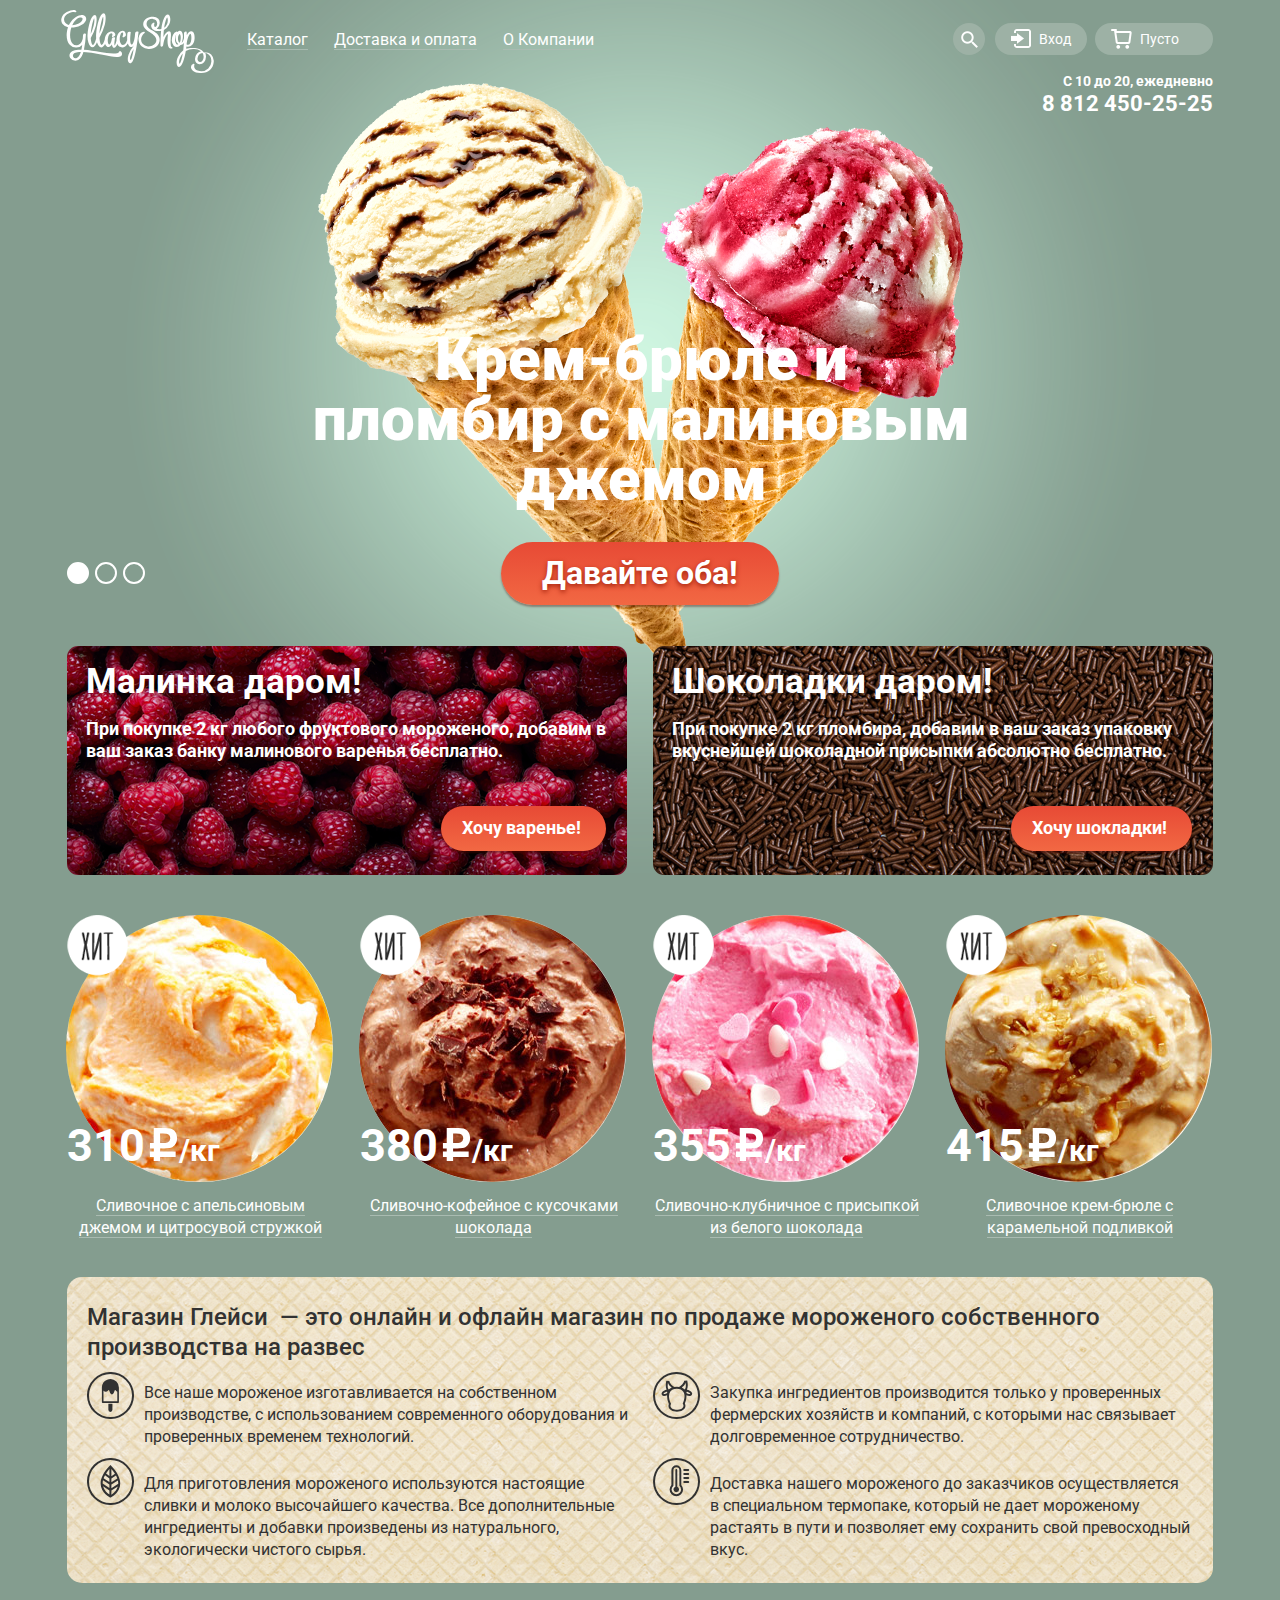
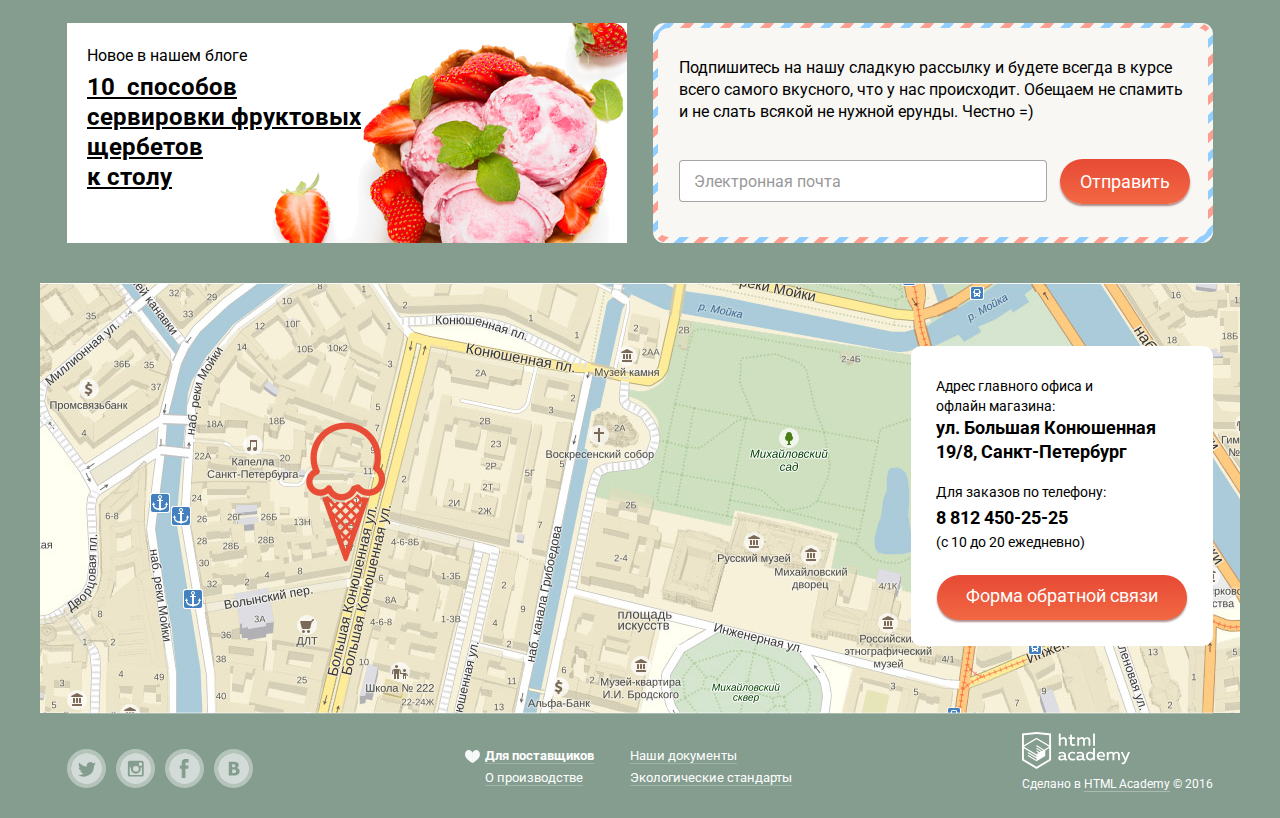
<file: index.html>
<!DOCTYPE html>
<html lang="ru">
  <head>
    <meta charset="utf-8">
    <title>HTML Academy: Глейси</title>
    <link rel="stylesheet" href="https://fonts.googleapis.com/css?family=Roboto:400,500,700,900&subset=latin,cyrillic">
    <link rel="stylesheet" href="css/min-normalize.css">
    <link rel="stylesheet" href="css/styles.css">
  </head>
  <body>
    <input type="radio" id="btn-1" name="toggle" checked>
    <input type="radio" id="btn-2" name="toggle">
    <input type="radio" id="btn-3" name="toggle">
    <div class="site-wrapper">
      <header class="main-header container clearfix">
        <img src="img/logo.svg" width="153" height="63" alt="Глейси">
        <nav class="main-navigation">
          <ul>
            <li class="main-navigation-li main-navigation-first-li">
              <a href="#">Каталог</a>
              <ul class="main-navigation-sub">
                <li>
                  <span class="main-navigation-title">Новинки</span>
                </li>
                <li>
                  <a href="catalog.html">Сливочное</a>
                </li>
                <li>
                  <a class="active">Щербеты</a>
                </li>
                <li>
                  <a href="#">Фруктовый лёд</a>
                </li>
                <li>
                  <a href="#">Мелорин</a>
                </li>
              </ul>
            </li>
            <li class="main-navigation-li">
              <a href="#">Доставка и оплата</a>
            </li>
            <li class="main-navigation-li">
              <a href="#">О Компании</a>
            </li>
          </ul>
        </nav>
        <div class="common-buttons">
          <div class="common-buttons-float">
            <div class="common-button-wrap">
              <a class="btn btn-search" href="#">Поиск</a>
              <div class="common-buttons-form common-buttons-form-search">
                <div class="input-field common-buttons-input-field">
                  <input id="search" type="text" name="search"><label for="search">Что ищем?</label>
                </div>
              </div>
            </div>
            <div class="common-button-wrap">
              <a class="btn btn-login" href="#">Вход</a>
              <div class="common-buttons-form common-buttons-form-login">              
                <form action="#" method="get">
                  <div class="input-field common-buttons-input-field">
                    <input id="login" type="email" name="login"><label for="login">Электронная почта</label>
                  </div>
                  <div class="input-field common-buttons-input-field">
                    <input id="password" type="password" name="password"><label for="password">Пароль</label>
                  </div>
                  <input class="btn" type="submit" value="Войти">
                  <div class="form-login-hrefs">
                    <a class="bright" href="#">Забыли пароль?</a>
                    <a class="bright" href="#">Новая регистрация</a>
                  </div>
                </form>
              </div>
            </div>
            <div class="common-button-wrap">
              <a class="btn btn-basket" href="#">Пусто</a>
            </div>
          </div>
        </div>
      </header>
      <main>
        <div class="container">
          <div class="working-information">
            <p>С 10 до 20, ежедневно</p>
            <p>8 812 450-25-25</p>
          </div>
          <section class="index-main-banner">
            <div class="slide" id="slide-1">
              <p>Крем-брюле и пломбир с малиновым джемом</p>
              <a class="btn" href="#">Давайте оба!</a>
            </div>
            <div class="slide" id="slide-2">
              <p>Шоколадный пломбир и лимонный сорбет</p>
              <a class="btn" href="#">Давайте оба!</a>
            </div>
            <div class="slide" id="slide-3">
              <p>Пломбир с помадкой и клубничный щербет</p>
              <a class="btn" href="#">Давайте оба!</a>
            </div>
            <div class="slide-btns">
              <label for="btn-1"></label>
              <label for="btn-2"></label>
              <label for="btn-3"></label>
            </div>
          </section>
          <div class="clearfix">
            <section class="index-banner">
              <h2>Малинка даром!</h2>
              <p>При покупке 2 кг любого фруктового мороженого, добавим в ваш заказ банку малинового варенья бесплатно.</p>
              <a class="btn" href="#">Хочу варенье!</a>
            </section>
            <section class="index-banner">
              <h2>Шоколадки даром!</h2>
              <p>При покупке 2 кг пломбира, добавим в ваш заказ упаковку вкуснейшей шоколадной присыпки  абсолютно бесплатно.</p>
              <a class="btn" href="#">Хочу шокладки!</a>
            </section>
          </div>
          <div class="index-items clearfix">
            <section class="item">
              <div class="item-hover">
                <a class="btn btn-item-hover" href="#">Быстрый просмотр</a>
                <div class="item-hover-content">  
                  <img src="img/item-1.jpg" width="267" height="267" alt="Сливочное с апельсиновым джемом и цитросувой стружкой">
                  <p class="item-price"><span>310 <img src="img/ruble.svg" width="31" height="33" alt="Рубль"></span>/кг</p>
                  <a href="#">Сливочное с апельсиновым джемом и цитросувой стружкой</a>
                </div>
              </div>
            </section>
            <section class="item">
              <div class="item-hover">
                <a class="btn btn-item-hover" href="#">Быстрый просмотр</a>
                <div class="item-hover-content">  
                  <img src="img/item-2.jpg" width="267" height="267" alt="Сливочно-кофейное с кусочками шоколада">
                  <p class="item-price"><span>380 <img src="img/ruble.svg" width="31" height="33" alt="Рубль"></span>/кг</p>
                  <a href="#">Сливочно-кофейное с кусочками шоколада</a>
                </div>
              </div>
            </section>
            <section class="item">
              <div class="item-hover">
                <a class="btn btn-item-hover" href="#">Быстрый просмотр</a>
                <div class="item-hover-content">  
                  <img src="img/item-3.jpg" width="267" height="267" alt="Сливочно-клубничное с присыпкой из белого шоколада">
                  <p class="item-price"><span>355 <img src="img/ruble.svg" width="31" height="33" alt="Рубль"></span>/кг</p>
                  <a href="#">Сливочно-клубничное с присыпкой из белого шоколада</a>
                </div>
              </div>
            </section>
            <section class="item">
              <div class="item-hover">
                <a class="btn btn-item-hover" href="#">Быстрый просмотр</a>
                <div class="item-hover-content">  
                  <img src="img/item-4.jpg" width="267" height="267" alt="Сливочное крем-брюле с карамельной подливкой">
                  <p class="item-price"><span>415 <img src="img/ruble.svg" width="31" height="33" alt="Рубль"></span>/кг</p>
                  <a href="#">Сливочное крем-брюле с карамельной подливкой</a>
                </div>
              </div>
            </section>
          </div>
          <article class="index-about clearfix">
            <p>Магазин Глейси &nbsp;— это онлайн и офлайн магазин по продаже мороженого собственного производства на развес</p>
            <div class="index-about-left">
              <p>Все наше мороженое изготавливается на собственном производстве, с использованием современного оборудования и проверенных временем технологий.</p>
              <p>Для приготовления мороженого используются настоящие сливки и молоко высочайшего качества. Все дополнительные ингредиенты и добавки произведены из натурального, экологически чистого сырья.</p>
            </div>
            <div class="index-about-right">
              <p>Закупка ингредиентов производится только у проверенных фермерских хозяйств и компаний, с которыми нас связывает долговременное сотрудничество.</p>
              <p>Доставка нашего мороженого до заказчиков осуществляется<br>
               в специальном термопаке, который не дает мороженому растаять в пути и позволяет ему сохранить свой превосходный вкус.</p>
            </div>
          </article>
          <div class="clearfix">
            <section class="index-new-post">
              <p>Новое в нашем блоге</p>
              <a class="bright" href="#">10 &nbsp;способов сервировки фруктовых щербетов<br>
               к столу</a>
            </section>
            <section class="index-newsletter">
              <div class="wrap">
                <p>Подпишитесь на нашу сладкую рассылку
                и будете всегда в курсе всего самого вкусного, что у нас происходит. Обещаем не спамить и не слать всякой не нужной ерунды. Честно =)</p>
                <form action="#" method="get">
                  <div class="input-field input-field-newsletter">
                    <input id="email" type="email" name="email"><label for="email">Электронная почта</label>
                  </div>
                  <input class="btn" type="submit" value="Отправить">
                </form>
              </div>
            </section>
          </div>
        </div>
        <div class="index-map">
          <iframe src="https://www.google.com/maps/embed?pb=!1m18!1m12!1m3!1d1680.626500259789!2d30.324913289047686!3d59.93856375735322!2m3!1f0!2f0!3f0!3m2!1i1024!2i768!4f13.1!3m3!1m2!1s0x4696310fca5ba729%3A0xea9c53d4493c879f!2z0JHQvtC70YzRiNCw0Y8g0JrQvtC90Y7RiNC10L3QvdCw0Y8g0YPQuy4sIDE5LCDQodCw0L3QutGCLdCf0LXRgtC10YDQsdGD0YDQsywgMTkxMTg2!5e0!3m2!1sru!2sru!4v1463165208330" allowfullscreen></iframe>
          <section class="index-map-information">
            <p>
              Адрес главного офиса и<br>
              офлайн магазина:<br>
              <b>ул. Большая Конюшенная<br>
               19/8, Санкт-Петербург</b>
            </p>
            <p>
              Для заказов по телефону:
              <b class="index-map-phone">8 812 450-25-25</b>
              (с 10 до 20 ежедневно)
            </p>
            <a class="btn" href="form.html">Форма обратной связи</a>
            <div class="overlay-feedback overlay-feedback-hide">
            </div>
            <div class="feedback feedback-hide">
              <p>
                Мы обязательно вам ответим!
              </p>
              <form action="#" method="get">
                <div class="input-field input-field-feedback">
                  <input id="feedback-name" type="text" name="feedback-name"><label for="feedback-name">Как вас зовут?</label>
                </div>
                <div class="input-field input-field-feedback">
                  <input id="feedback-email" type="email" name="feedback-email"><label for="feedback-email">Ваша почта для ответа?</label>
                </div>
                <div class="input-field input-field-feedback">
                  <textarea id="feedback-text" name="feedback-text"></textarea><label for="feedback-text">Напишите что-нибудь...</label>
                </div>
                <input class="btn" type="submit" value="Отправить">
                <button class="feedback-close"></button>
              </form>
            </div>
          </section>
        </div>
      </main>
      <footer class="main-footer container clearfix">
        <section class="footer-social">
          <a class="social-btn social-btn-tw" href="#">Твиттер</a>
          <a class="social-btn social-btn-inst" href="#">Инстаграм</a>
          <a class="social-btn social-btn-fb" href="#">Фэйсбук</a>
          <a class="social-btn social-btn-vk" href="#">ВКонтакте</a>
        </section>
        <section class="footer-info">
          <img src="img/heart.svg" width="15" height="13" alt="Сердце"><a href="#"><span class="footer-info-text">Для поставщиков</span></a>
          <a href="#"><span class="footer-info-text">О производстве</span></a>
        </section>
        <section class="footer-documents">
          <a href="#"><span class="footer-documents-text">Наши документы</span></a>
          <a href="#"><span class="footer-documents-text">Экологические стандарты</span></a>
        </section>
        <section class="footer-copyright">
          <img src="img/html-academy.svg" width="108" height="37" alt="HTML Academy">
          <p>Сделано в <a class="footer-href" href="#">HTML Academy</a> &copy; 2016</p>
        </section>
      </footer>
    </div>
    <script src="js/min-script.js"></script>
    <script src="js/min-index-popup.js"></script>
  </body>
</html>
</file>
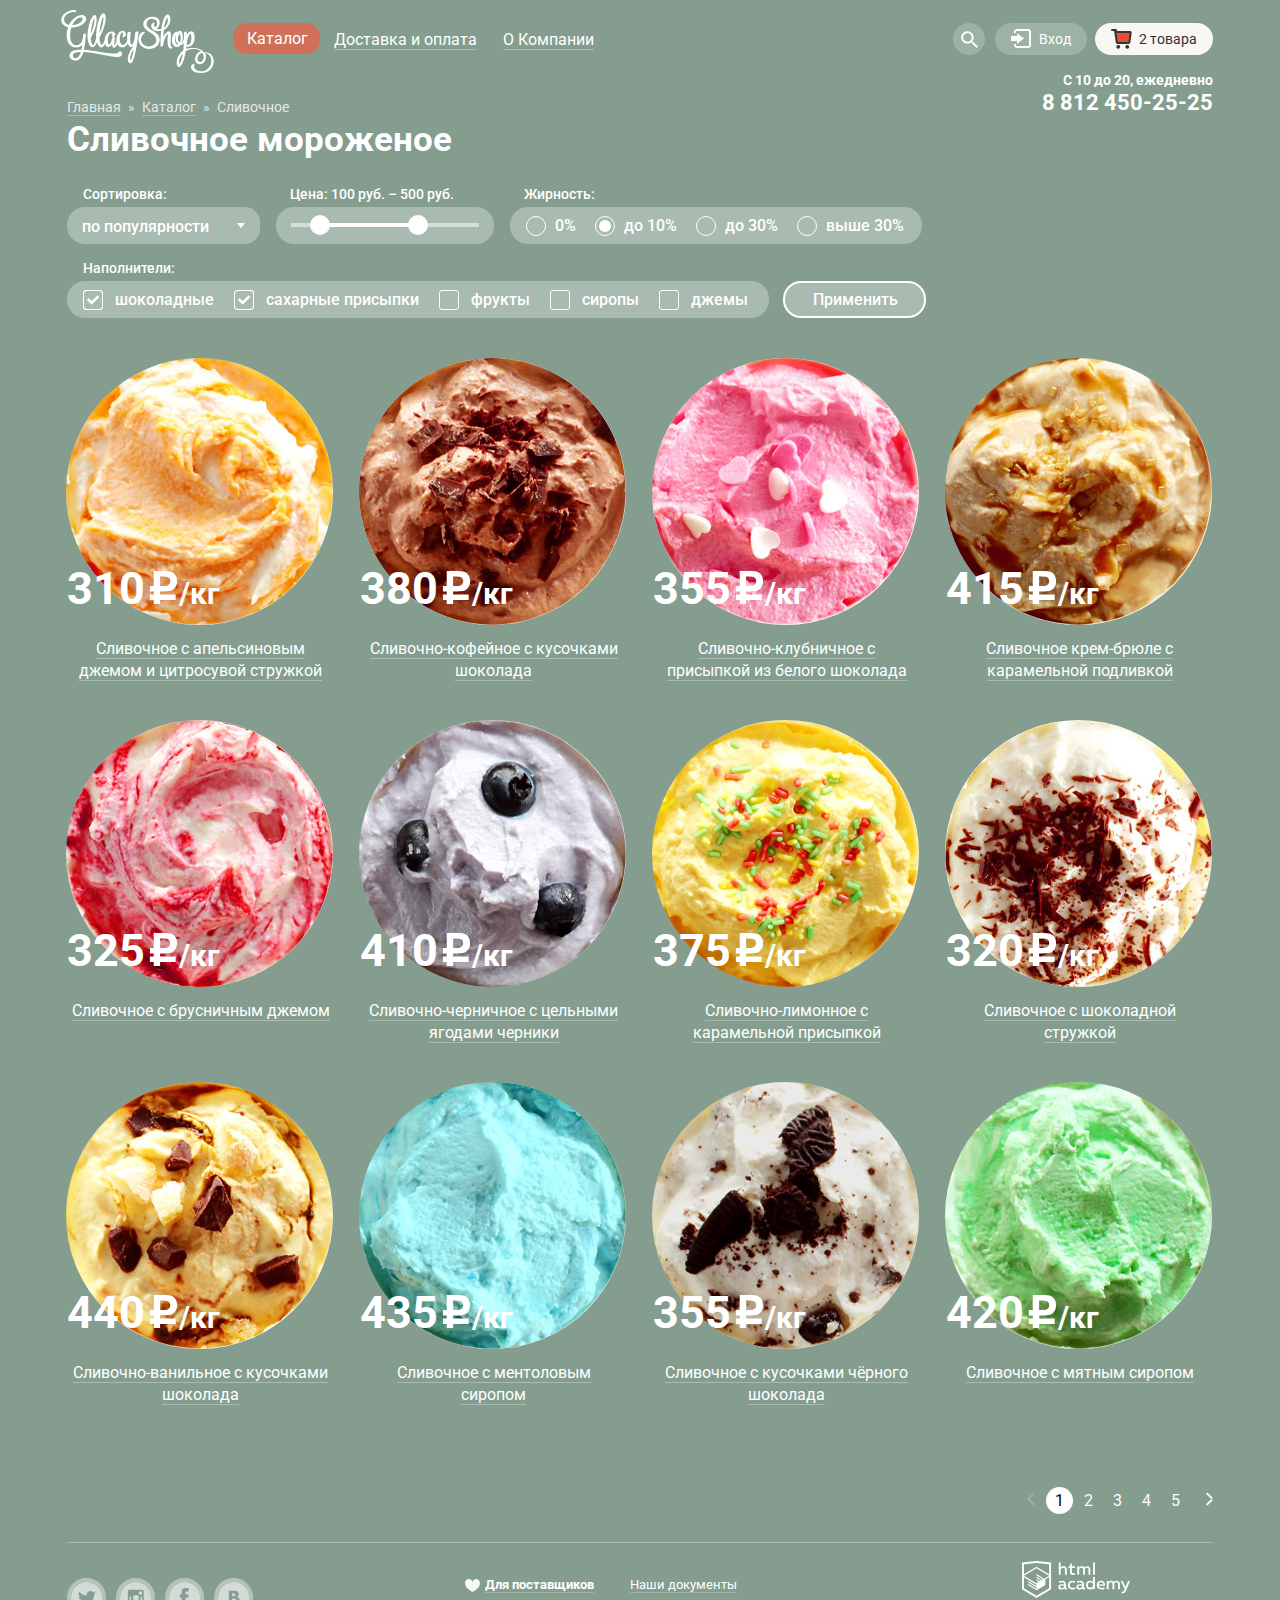
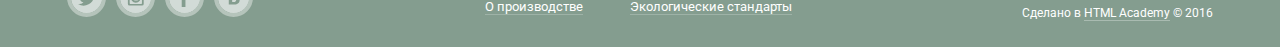
<file: catalog.html>
<!DOCTYPE html>
<html lang="ru">
  <head>
    <meta charset="utf-8">
    <title>HTML Academy: Глейси</title>
    <link rel="stylesheet" href="https://fonts.googleapis.com/css?family=Roboto:400,500,700,900&subset=latin,cyrillic">
    <link rel="stylesheet" href="css/min-normalize.css">
    <link rel="stylesheet" href="css/min-styles.css">
  </head>
  <body>
    <header class="main-header container clearfix">
      <nav class="main-navigation">
        <a class="logo-href" href="index.html"><img src="img/logo.svg" width="153" height="63" alt="Глейси"></a>
        <ul>
          <li class="main-navigation-li main-navigation-first-li">
            <a class="main-nav-active" href="#">Каталог</a>
            <ul class="main-navigation-sub">
              <li>
                <span class="main-navigation-title">Новинки</span>
              </li>
              <li>
                <a class="active">Сливочное</a>
              </li>
              <li>
                <a href="#">Щербеты</a>
              </li>
              <li>
                <a href="#">Фруктовый лёд</a>
              </li>
              <li>
                <a href="#">Мелорин</a>
              </li>
            </ul>
          </li>
          <li class="main-navigation-li">
            <a href="#">Доставка и оплата</a>
          </li>
          <li class="main-navigation-li">
            <a href="#">О Компании</a>
          </li>
        </ul>
      </nav>
      <div class="common-buttons">
        <div class="common-buttons-float">
          <div class="common-button-wrap">
            <a class="btn btn-search" href="#">Поиск</a>
            <div class="common-buttons-form common-buttons-form-search">
              <div class="input-field common-buttons-input-field">
                <input id="search" type="text" name="search"><label for="search">Что ищем?</label>
              </div>
            </div>
          </div>
          <div class="common-button-wrap">
            <a class="btn btn-login" href="#">Вход</a>
            <div class="common-buttons-form common-buttons-form-login">        
              <form action="#" method="get">
                <div class="input-field common-buttons-input-field">
                  <input id="login" type="email" name="login"><label for="login">Электронная почта</label>
                </div>
                <div class="input-field common-buttons-input-field">
                  <input id="password" type="password" name="password"><label for="password">Пароль</label>
                </div>
                <input class="btn" type="submit" value="Войти">
                <div class="form-login-hrefs">
                  <a class="bright" href="#">Забыли пароль?</a>
                  <a class="bright" href="#">Новая регистрация</a>
                </div>
              </form>
            </div>
          </div>
          <div class="common-button-wrap common-button-wrap-search">
            <a class="btn btn-basket btn-basket-active" href="#">2 товара</a>
            <div class="common-buttons-form common-buttons-form-basket">
              <div class="basket-item">
                <button class="basket-item-delete"></button>
                <div class="basket-item-title">            
                  <img src="img/catalog/basket-item-1.jpg" width="33" height="33" alt="Пломбир с апельсиновым джемом">
                  Пломбир с апельсиновым джемом
                </div>
                <div class="basket-item-count">
                  1,5 кг x <span class="cost-per-kg">200 руб.</span>
                </div>
                <div class="basket-item-worth">
                  300 руб.
                </div>
              </div>
              <div class="basket-item basket-item-last">
                <button class="basket-item-delete"></button>
                <div class="basket-item-title">            
                  <img src="img/catalog/basket-item-2.jpg" width="33" height="33" alt="Клубничный пломбир с присыпкой из белого шоколада">
                  Клубничный пломбир с присыпкой из белого шоколада
                </div>
                <div class="basket-item-count">
                  1,5 кг x <span class="cost-per-kg">300 руб.</span>
                </div>
                <div class="basket-item-worth">
                  450 руб.
                </div>
              </div>
              <div class="total">
                Итого: 750 руб.
              </div>
              <div class="clearfix"></div>
              <a class="btn" href="#">Оформить заказ</a>
            </div>
          </div>
        </div>
      </div>
    </header>
    <main class="container">
      <div class="working-information">
        <p>С 10 до 20, ежедневно</p>
        <p>8 812 450-25-25</p>
      </div>
      <nav class="breadcrumbs">
        <ul>
          <li>
            <a href="index.html">Главная</a><span class="raquo">&raquo;</span>
          </li>
          <li>
            <a href="#">Каталог</a><span class="raquo">&raquo;</span>
          </li>
          <li>
            Сливочное
          </li>
        </ul>
      </nav>
      <h1>Сливочное мороженое</h1>
      <form class="filters" action="#" method="get">
        <div class="filters-label">
          <div class="filter-title">Сортировка:</div>
          <div class="wrap-select-sort">
            <select name="sort">
              <option value="popular">по популярности</option>
              <option value="up">сначала недорогие</option>
              <option value="down">сначала дорогие</option>
              <option value="fat">по жирности</option>
            </select>
          </div>
        </div>
        <div class="filters-label">
          <div class="filter-title">Цена: 100 руб. – 500 руб.</div>
          <div class="filter-cost">
            <div class="scale"></div>
            <div class="bar"></div>
            <div class="range-toggle"></div>
            <div class="range-toggle"></div>
          </div>
        </div>
        <fieldset>
          <legend class="filter-title">Жирность:</legend>
          <div class="container-buttons">
            <input id="fat-0" type="radio" name="fat" value="0"><label for="fat-0">0%</label>
            <input id="fat-<10" type="radio" name="fat" value="<10" checked><label for="fat-<10">до 10%</label>
            <input id="fat-<30" type="radio" name="fat" value="<30"><label for="fat-<30">до 30%</label>
            <input id="fat->30" type="radio" name="fat" value=">30"><label for="fat->30">выше 30%</label>
          </div>
        </fieldset>
        <fieldset>
          <legend class="filter-title">Наполнители:</legend>
          <div class="container-buttons">
            <input id="chocolate" type="checkbox" name="sugar" value="chocolate" checked><label for="chocolate">шоколадные</label>
            <input id="sugar" type="checkbox" name="sugar" value="sugar" checked><label for="sugar">сахарные присыпки</label>
            <input id="fruit" type="checkbox" name="sugar" value="fruit"><label for="fruit">фрукты</label>
            <input id="syrop" type="checkbox" name="sugar" value="syrop"><label for="syrop">сиропы</label>
            <input id="jam" type="checkbox" name="sugar" value="jam"><label for="jam">джемы</label>
          </div>
        </fieldset>
        <input class="btn-filter" type="submit" value="Применить">
      </form>
      <section class="item">
        <div class="item-hover">
          <a class="btn btn-item-hover" href="#">Быстрый просмотр</a>
          <div class="item-hover-content">
            <img  src="img/item-1.jpg" width="267" height="267" alt="Сливочное с апельсиновым джемом и цитросувой стружкой">
            <p class="item-price"><span>310 <img src="img/ruble.svg" width="31" height="33" alt="Рубль"></span>/кг</p>
            <div class="item-wrap-a"><a href="#">Сливочное с апельсиновым джемом и цитросувой стружкой</a></div>
          </div>
        </div>
      </section>
      <section class="item">
        <div class="item-hover">
          <a class="btn btn-item-hover" href="#">Быстрый просмотр</a>
          <div class="item-hover-content">
            <img  src="img/item-2.jpg" width="267" height="267" alt="Слиовночно-кофейное с кусочками шоколада">
            <p class="item-price"><span>380 <img src="img/ruble.svg" width="31" height="33" alt="Рубль"></span>/кг</p>
            <div class="item-wrap-a"><a href="#">Сливочно-кофейное с кусочками шоколада</a></div>
          </div>
        </div>
      </section>
      <section class="item">
        <div class="item-hover">
          <a class="btn btn-item-hover" href="#">Быстрый просмотр</a>
          <div class="item-hover-content">
            <img src="img/item-3.jpg" width="267" height="267" alt="Сливочно-клубничное с присыпкой из белого шоколада">
            <p class="item-price"><span>355 <img src="img/ruble.svg" width="31" height="33" alt="Рубль"></span>/кг</p>
            <div class="item-wrap-a"><a href="#">Сливочно-клубничное с присыпкой из белого шоколада</a></div>
          </div>
        </div>
      </section>
      <section class="item">
        <div class="item-hover">
          <a class="btn btn-item-hover" href="#">Быстрый просмотр</a>
          <div class="item-hover-content">
            <img src="img/item-4.jpg" width="267" height="267" alt="Сливочное крем-брюле с карамельной подливкой">
            <p class="item-price"><span>415 <img src="img/ruble.svg" width="31" height="33" alt="Рубль"></span>/кг</p>
            <div class="item-wrap-a"><a href="#">Сливочное крем-брюле с карамельной подливкой</a></div>
          </div>
        </div>
      </section>
      <section class="item">
        <div class="item-hover">
          <a class="btn btn-item-hover" href="#">Быстрый просмотр</a>
          <div class="item-hover-content">
            <img src="img/catalog/item-5.jpg" width="267" height="267" alt="Сливочное с брусничным джемом">
            <p class="item-price"><span>325 <img src="img/ruble.svg" width="31" height="33" alt="Рубль"></span>/кг</p>
            <div class="item-wrap-a"><a href="#">Сливочное с брусничным джемом</a></div>
          </div>
        </div>
      </section>
      <section class="item">
        <div class="item-hover">
          <a class="btn btn-item-hover" href="#">Быстрый просмотр</a>
          <div class="item-hover-content">
            <img src="img/catalog/item-6.jpg" width="267" height="267" alt="Сливочно-черничное с цельными ягодами черники">
            <p class="item-price"><span>410 <img src="img/ruble.svg" width="31" height="33" alt="Рубль"></span>/кг</p>
            <div class="item-wrap-a"><a href="#">Сливочно-черничное с цельными ягодами черники</a></div>
          </div>
        </div>
      </section>
      <section class="item">
        <div class="item-hover">
          <a class="btn btn-item-hover" href="#">Быстрый просмотр</a>
          <div class="item-hover-content">
            <img src="img/catalog/item-7.jpg" width="267" height="267" alt="Сливочно-лимонное с карамельной присыпкой">
            <p class="item-price"><span>375 <img src="img/ruble.svg" width="31" height="33" alt="Рубль"></span>/кг</p>
            <div class="item-wrap-a"><a href="#">Сливочно-лимонное с карамельной присыпкой</a></div>
          </div>
        </div>
      </section>
      <section class="item">
        <div class="item-hover">
          <a class="btn btn-item-hover" href="#">Быстрый просмотр</a>
          <div class="item-hover-content">
            <img src="img/catalog/item-8.jpg" width="267" height="267" alt="Сливочное с шоколадной стружкой">
            <p class="item-price"><span>320 <img src="img/ruble.svg" width="31" height="33" alt="Рубль"></span>/кг</p>
            <div class="item-wrap-a"><a href="#">Сливочное с шоколадной стружкой</a></div>
          </div>
        </div>
      </section>
      <section class="item">
        <div class="item-hover">
          <a class="btn btn-item-hover" href="#">Быстрый просмотр</a>
          <div class="item-hover-content">
            <img src="img/catalog/item-9.jpg" width="267" height="267" alt="Сливочно-ванильное с кусочками шоколада">
            <p class="item-price"><span>440 <img src="img/ruble.svg" width="31" height="33" alt="Рубль"></span>/кг</p>
            <div class="item-wrap-a"><a href="#">Сливочно-ванильное с кусочками шоколада</a></div>
          </div>
        </div>
      </section>
      <section class="item">
        <div class="item-hover">
          <a class="btn btn-item-hover" href="#">Быстрый просмотр</a>
          <div class="item-hover-content">
            <img src="img/catalog/item-10.jpg" width="267" height="267" alt="Сливочное с ментоловым сиропом">
            <p class="item-price"><span>435 <img src="img/ruble.svg" width="31" height="33" alt="Рубль"></span>/кг</p>
            <div class="item-wrap-a"><a href="#">Сливочное с ментоловым сиропом</a></div>
          </div>
        </div>
      </section>
      <section class="item">
        <div class="item-hover">
          <a class="btn btn-item-hover" href="#">Быстрый просмотр</a>
          <div class="item-hover-content">
            <img src="img/catalog/item-11.jpg" width="267" height="267" alt="Сливочное с кусочками чёрного шоколада">
            <p class="item-price"><span>355 <img src="img/ruble.svg" width="31" height="33" alt="Рубль"></span>/кг</p>
            <div class="item-wrap-a"><a href="#">Сливочное с кусочками чёрного шоколада</a></div>
          </div>
        </div>
      </section>
      <section class="item">
        <div class="item-hover">
          <a class="btn btn-item-hover" href="#">Быстрый просмотр</a>
          <div class="item-hover-content">
            <img src="img/catalog/item-12.jpg" width="267" height="267" alt="Сливочное с мятным сиропом">
            <p class="item-price"><span>420 <img src="img/ruble.svg" width="31" height="33" alt="Рубль"></span>/кг</p>
            <div class="item-wrap-a"><a href="#">Сливочное с мятным сиропом</a></div>
          </div>
        </div>
      </section>
      <nav class="catalog-pages">
        <ul>
          <li>
            <a><img src="img/catalog/paginator-left.svg" width="8" height="14" alt="Назад"></a>
          </li>
          <li>
            <a class="paginator-btn-active" href="#">1</a>
          </li>
          <li>
            <a href="#">2</a>
          </li>
          <li>
            <a href="#">3</a>
          </li>
          <li>
            <a href="#">4</a>
          </li>
          <li>
            <a href="#">5</a>
          </li>
          <li class="catalog-pages-li-last">
            <a href="#"><img src="img/catalog/paginator-right.svg" width="8" height="14" alt="Вперёд"></a>
          </li>
        </ul>
      </nav>
    </main>
    <footer class="main-footer container clearfix">
      <section class="footer-social">
        <a class="social-btn social-btn-tw" href="#">Твиттер</a>
        <a class="social-btn social-btn-inst" href="#">Инстаграм</a>
        <a class="social-btn social-btn-fb" href="#">Фэйсбук</a>
        <a class="social-btn social-btn-vk" href="#">ВКонтакте</a>
      </section>
      <section class="footer-info">
        <img src="img/heart.svg" width="15" height="13" alt="Сердце"><a href="#"><span class="footer-info-text">Для поставщиков</span></a>
        <a href="#"><span class="footer-info-text">О производстве</span></a>
      </section>
      <section class="footer-documents">
        <a href="#"><span class="footer-documents-text">Наши документы</span></a>
        <a href="#"><span class="footer-documents-text">Экологические стандарты</span></a>
      </section>
      <section class="footer-copyright">
        <img src="img/html-academy.svg" width="108" height="37" alt="HTML Academy">
        <p>Сделано в <a class="footer-href" href="#">HTML Academy</a> &copy; 2016</p>
      </section>
    </footer>
    <script src="js/min-script.js"></script>
  </body>
</html>
</file>
<file: css/styles.css>
body {
  font-family: "Roboto", "Arial", sans-serif;
  font-size: 14px;
  font-weight: 400;
  line-height: 20px;

  color: white;
  background-color: #849d8f;
}

body > input[type="radio"] {
  display: none;
}

.site-wrapper {
  background-color: #849d8f;
  background-image: url("../img/ice-creams-1.png");
  background-repeat: no-repeat;
  background-position: top center;

  -webkit-transition: background-image 0.5s ease,
    background-color 0.5s ease;

  transition: background-image 0.5s ease,
    background-color 0.5s ease;
}

.site-wrapper:before,
.site-wrapper:after {
  content: "";

  visibility: hidden;
}

.site-wrapper:before,
.site-wrapper:after {
  background-color: inherit;
  background-image: url("../img/ice-creams-2.png");
}

.site-wrapper:after {
  background-color: inherit;
  background-image: url("../img/ice-creams-3.png");
}

.container {
  width: 1146px;
  margin: 0 auto;
}

.clearfix::after {
  content: "";

  display: table;
  clear: both;
}

a {
  font-size: 16px;
  line-height: 18px;

  color: white;

  border-bottom: 1px solid #a9bbb1;
  text-decoration: none;
}

a:hover {
  color: #ffbc9e;
  border-bottom-color: #a7a294;
}

a:active {
  color: #bdab96;
  border-bottom-color: #a7a294;
}

a.bright {
  color: #323232;
  border-bottom-color: #b2b2b2;
}

a.bright:hover,
.bright:active {
  color: #e84d37;
  border-bottom-color: #f9cdc4;
}

.input-field {
  position: relative;

  display: inline-block;
  margin: 0;
  padding: 0;

  vertical-align: top;
}

input[type="text"],
input[type="email"],
input[type="password"],
textarea {
  width: 267px;
  padding-top: 7px;
  padding-bottom: 6px;
  padding-left: 14px;

  font-size: 16px;
  line-height: 24px;

  color: #323232;
  border: 1px solid rgba(70, 70, 70, 0.48);

  border-radius: 3px;
  min-height: 29px;
  outline: none;
}

.input-field:hover input[type="text"]:not(.label-hide):not(:focus),
.input-field:hover input[type="email"]:not(.label-hide):not(:focus),
.input-field:hover input[type="password"]:not(.label-hide):not(:focus),
.input-field:hover textarea:not(.label-hide):not(:focus) {
  padding-top: 6px;
  padding-bottom: 5px;
  padding-left: 13px;

  border: 2px solid rgba(56, 74, 93, 0.48); 
}

input[type="text"]:not(.label-hide):focus,
input[type="email"]:not(.label-hide):focus,
input[type="password"]:not(.label-hide):focus,
textarea:not(.label-hide):focus {
  padding-top: 6px;
  padding-bottom: 5px;
  padding-left: 13px;

  border: 2px solid rgba(46, 136, 228, 0.48); 
}

input[type="text"]:not(.label-hide) + label,
input[type="email"]:not(.label-hide) + label,
input[type="password"]:not(.label-hide) + label,
textarea:not(.label-hide) + label {
  position: absolute;
  top: 10px;
  left: 15px;

  display: block;

  font-size: 16px;
  line-height: 24px;

  color: #999999;

  cursor: text;
}

input[type="text"]:not(.label-hide):focus + label,
input[type="email"]:not(.label-hide):focus + label,
input[type="password"]:not(.label-hide):focus + label,
textarea:not(.label-hide):focus + label {
  position: absolute;
  top: -15px;
  left: 15px;

  font-size: 11px;
  line-height: 13px;

  color: #5b9ddf;
}

input[type="text"].label-hide + label,
input[type="email"].label-hide + label,
input[type="password"].label-hide + label,
textarea.label-hide + label {
  position: absolute;
  top: -15px;
  left: 15px;

  font-size: 11px;
  line-height: 13px;

  color: #999999;
}

.input-field-newsletter:hover input:not(.label-hide):not(:focus):hover:first-child,
.input-field-newsletter:hover input:not(.label-hide):focus:hover:first-child,
.input-field-newsletter input:focus:not(.label-hide):first-child {
  padding-top: 7px;
  padding-bottom: 6px;
  padding-left: 13px;
}

.input-field-newsletter .label-hide:not(:focus):first-child,
.input-field-newsletter:hover .label-hide:hover:not(:focus):first-child
.input-field-newsletter .label-hide:hover:first-child,
.input-field-newsletter .label-hide:focus:first-child  {
  padding-top: 8px;
  padding-right: 1px;
  padding-bottom: 7px;
  padding-left: 14px;

  border: 1px solid rgba(70, 70, 70, 0.48);
}

.input-field-newsletter .label-hide:first-child {
  padding-top: 7px;
  padding-right: 1px;
  padding-bottom: 6px;
  padding-left: 14px;
}

.common-buttons-input-field label:last-child {
  font-size: 14px;
}

.main-header {
  padding: 0px;
  padding-top: 10px;

  min-height: 35px;
}

.main-header img {
  float: left;
  width: 153px;
  height: 63px;
  margin-left: -6px;

  vertical-align: bottom;
}

.main-navigation {
  float: left;
  width: 688px;
  margin-right: 13px;
  list-style: none;
}

.main-navigation ul {
  margin: 0;
  margin-left: 30px;
  padding: 0;

  font-size: 0;
}

.main-navigation-first-li:first-child {
  margin-left: -12px;
}

.main-navigation li {
  position: relative;

  display: inline-block;
  margin-top: 5px;
  margin-left: -4px;
  padding-top: 8px;
  padding-bottom: 18px;

  min-height: 18px;
  vertical-align: top;
}

.main-navigation a {
  display: block;
  margin: 8px 15px 6px 15px;
  padding: 0;

  font-size: 16px;
  line-height: 18px;
}

.main-navigation-li:hover > a,
.main-navigation a:active {
  margin: 0;
  margin-right: 4px;
  margin-left: 1px;
  padding: 7px 12px 6px 14px;

  font-weight: 700;

  color: black;

  border-radius: 14px;
}

.main-navigation-first-li:hover > a,
.main-navigation-first-li a:active {
  margin-right: 3px;
}

.main-navigation-li:hover > a {
  background: #f7f6f3;
}

.main-navigation a:active {
  background: #ededed;

  box-shadow: inset 0px 2px 1px #696969;
}
.main-nav-active:first-of-type {
  margin: 0;
  margin-right: 3px;
  margin-left: 1px;
  padding: 7px 12px 6px 14px;

  background-color: #d07058;
  border: 0;

  border-radius: 14px;
}

.main-navigation-sub li:first-child {
  margin-left: 0;
}

.logo-href:first-child {
  display: block;
  margin: 0;
  padding: 0;

  border: 0;
}

.logo-href:first-child img {
  margin-right: 30px;
}

.logo-href:first-child:hover {
  margin: 0;
  padding: 0;

  border: 0;
}


.logo-href:first-child:active {
  margin: 0;
  padding: 0;

  border: 0;
}

.main-navigation-sub {
  position: absolute;
  top: 45px;
  left: -38px;

  display: none;
  width: 143px;
  padding: 0;

  color: #323232;
  background-color: #f8f7f4;

  border-radius: 5px;
  box-shadow: 0px 20px 20px 0px rgba(0, 0, 0, 0.6);
}

li:hover .main-navigation-sub {
  display: block;

  z-index: 100;
}

.main-navigation-sub li {
  margin: 0;
  margin-top: 2px;
  margin-bottom: 3px;
  padding: 0;
}

.main-navigation-sub li:first-child {
  display: block;
  width: 113px;
  margin-right: 8px;
  margin-top: 0px;
  margin-left: 6px;
  padding-top: 11px;
  padding-bottom: 4px;
  padding-left: 16px;

  border-bottom: 1px solid #d1d0ce;

  min-height: 17px;
}

.main-navigation-title {
  font-weight: 700;
  font-size: 14px;
  line-height: 16px;

  color: black;
}

.main-navigation-sub a {
  display: block;
  width: 123px;
  margin: 0;
  padding-top: 5px;
  padding-bottom: 6px;
  padding-left: 20px;

  font-size: 14px;
  line-height: 16px;

  color: #323232;
  border: 0;
}

.main-navigation-sub a.active {
  width: 123px;
  margin: 0;
  padding-top: 5px;
  padding-bottom: 6px;
  padding-left: 20px;

  background-color: #d07058;

  border-radius: 0;
  box-shadow: none;
}

.main-navigation-sub a:hover,
.main-navigation-sub a:active {
  font-weight: 400;
}

.main-navigation-sub a:hover {
  width: 123px;
  margin: 0;
  padding-top: 5px;
  padding-bottom: 6px;
  padding-left: 20px;

  color: #323232;
  background-color: #fbded7;

  border-radius: 0;
}

.main-navigation-sub a:active {
  width: 111px;
  margin: 0;
  padding-top: 5px;
  padding-bottom: 6px;
  padding-left: 20px;

  color: #323232;
  background-color: #f6b5a5;

  border-radius: 0;
  box-shadow: none;
}

.common-buttons {
  position: relative;

  float: right;
  width: 284px;
  margin-left: 5px;
  padding: 13px 0px 0px 0px;

  font-size: 0;

  min-height: 34px;
}

.common-buttons-float {
  float: right;
}

.common-buttons .btn {
  position: relative;

  display: inline-block;
  margin: 0;
  padding: 8px;

  font-size: 14px;
  line-height: 16px;

  border: 0;
  background-color: #9db1a5;

  border-radius: 16px;
  vertical-align: top;
}

.common-button-wrap {
  display: inline-block;
  margin: 0;
  padding: 0;
  margin-right: 10px;
  padding-bottom: 6px;

  font-size: 0;

  vertical-align: top;
}

.common-buttons .btn-basket-active:last-of-type {
  padding-left: 44px;
  padding-right: 16px;

  color: #323232;
  background-color: #f8f7f4;  
}

.common-buttons .btn:hover {
  color: #323232;
  background-color: #f8f7f4;
}

.common-buttons .common-button-wrap:first-child {
  width: 32px;
  margin-left: 6px;
}

.common-buttons .common-button-wrap:nth-child(2) {
  margin-right: 8px;
}

.common-buttons .common-button-wrap:last-of-type {
  margin-right: 0;
}

.common-buttons .btn-search {
  width: 0;
  padding-left: 24px;

  font-size: 0px;
}

.btn-search::before { 
  content: "";  
  position: absolute;
  top: 8px;
  left: 8px;

  width: 17px;
  height: 17px;

  background-color: inherit;
  background-image: url("../img/sprite-common-buttons.png");
  background-repeat: no-repeat; 
  background-position: -5px -123px;
}

.btn-search:hover:before {
  background-position: -5px -150px;
}

.common-buttons .btn-login {
  padding-top: 8px;
  padding-right: 16px;
  padding-bottom: 8px;
  padding-left: 44px;
}

.btn-login::before { 
  content: "";  
  position: absolute;
  top: 6px;
  left: 16px;

  width: 20px;
  height: 19px;

  background-color: inherit;
  background-image: url("../img/sprite-common-buttons.png");
  background-repeat: no-repeat; 
  background-position: -5px -65px;
}

.btn-login:hover::before {
  background-position: -5px -94px;
}

.common-buttons .btn-basket {
  padding-right: 34px;
  padding-left: 45px;
}

.btn-basket::before { 
  content: "";  
  position: absolute;
  top: 6px;
  left: 16px;
  width: 21px;
  height: 20px;

  background-color: inherit;
  background-image: url("../img/sprite-common-buttons.png");
  background-repeat: no-repeat; 
  background-position: -5px -5px;
}

.btn-basket-active::before,
.btn-basket:hover::before {
  background-position: -5px -35px;
}

.common-buttons .btn:last-child {
  margin-right: 0;
}

.common-buttons-form {
  position: absolute;

  display: none;
  margin: 0;
  padding: 0;

  background-color: #f8f7f4;

  border-radius: 5px;
  box-shadow: 0px 20px 20px 0px rgba(0, 0, 0, 0.6);
  z-index: 100;
}

.common-button-wrap:hover .common-buttons-form {
  display: block;
}

.common-buttons-form label {
  font-size: 14px;
}

.common-buttons-form-search input {
  width: 294px;
}

.common-buttons-form-search .input-field {
  margin: 20px 15px;
}

.common-buttons-form-login .input-field {
  width: 223px;
  margin-bottom: 20px;
}

.common-buttons-form-search {
  top: 49px;
  left: -303px;

  width: 340px;

  min-height: 84px;
}

.common-buttons-form-login {
  top: 49px;
  left: -135px;

  width: 241px;
  padding: 20px 17px 14px 19px;

  min-height: 174px;
}

.common-buttons-form-basket {
  top: 49px;
  right: 0;
  width: 509px;
  padding: 20px 14px 19px 17px;

  font-size: 13px;
  line-height: 18px;

  color: #323232;

  min-height: 203px;
}

.basket-item {
  padding-bottom: 11px;

  min-height: 32px;
  vertical-align: top;
}

.basket-item-last {
  padding-bottom: 14px;

  border-bottom: 1px solid #cacac7;
}

.basket-item-delete {
  position: relative;

  display: inline-block;
  width: 10px;
  height: 10px;
  margin: 0;
  padding: 0;
  margin-top: 10px;

  background-color: inherit;
  background-image: url("../img/catalog/x.svg");
  border: 0;
  vertical-align: top;
}

/*
.basket-item-delete::before {
  content: "";

  position: absolute;
  top: 0;
  left: 0;

  display: block;
  width: 10px;
  height: 1px;

  background-color: black;

  transform: rotate(45deg);
}

.basket-item-delete::after {
  content: "";

  position: absolute;
  top: 0;
  left: 0;

  display: block;
  width: 10px;
  height: 1px;

  background-color: black;

  transform: rotate(-45deg);
}
*/

.common-buttons-form-basket img {
  position: relative;
  top: -8px;

  width: 33px;
  height: 33px;
  margin-right: 14px;

  border-radius: 50%;
}

.basket-item-title,
.basket-item-count,
.basket-item-worth {
  display: inline-block;
  padding-top: 8px;

  vertical-align: top;
}

.basket-item-title {
  width: 260px;

  margin-left: 17px;
  margin-right: 24px;
}

.basket-item-count .cost-per-kg {
  color: #999999;
}

.basket-item-count {
  margin-right: 24px;
}

.common-buttons-form-basket .total,
.common-buttons-form-basket .btn {
  float: right;
}

.common-buttons-form-basket .total {
  margin-top: 15px;
  margin-bottom: 13px;

  font-weight: 700;
  font-size: 15px;
}

.common-buttons-form-basket .btn {
  padding: 9px 13px 11px 12px;

  font-weight: 700;
  font-size: 18px;
  line-height: 24px;
}

.common-buttons-form-login .btn {
  display: inline-block;
  width: 100px;

  font-size: 18px;
  line-height: 24px;

  color: white;

  min-height: 44px;
  vertical-align: top;
}

.form-login-hrefs {
  float: right;
  width: 121px;

  text-align: left;
}

.form-login-hrefs a {
  font-size: 13px;
  line-height: 24px;
}

.form-login-hrefs a:last-child {
  position: relative;

  top: -6px;
}

main {
  margin-top: 10px;
}

main .btn,
.common-buttons-form-login .btn,
.common-buttons-form-basket .btn {
  text-align: center;


  background-color: inherit;
  background-image: -webkit-linear-gradient(#e74a35, #f26843);
  background-image: linear-gradient(#e74a35, #f26843);
  border: 0;

  border-radius: 50px;
  box-shadow: 0px 2px 2px 0px rgba(85, 8, 0, 0.46);
}

main .btn:hover,
.common-buttons-form-login .btn:hover,
.common-buttons-form-basket .btn:hover {
  color: white;
  background-color: inherit;
  background-image: -webkit-linear-gradient(#f58669, #ec6f5e);
  background-image: linear-gradient(#f58669, #ec6f5e);

  box-shadow: 0px 1px 2px 0px #ac1000;
}

main .btn:active,
.common-buttons-form-login .btn:active,
.common-buttons-form-basket .btn:active {
  color: white;
  background-color: inherit;
  background-image: -webkit-linear-gradient(#d74632, #e1613e);
  background-image: linear-gradient(#d74632, #e1613e);

  box-shadow: inset 0px 1px 2px 0px #942718;
}

.common-buttons-form-login input[type="email"],
.common-buttons-form-login input[type="password"] {
  width: 226px;
}

.working-information p {
  margin: 0;
  margin-top: -11px;

  font-weight: 700;
  font-size: 14px;
  line-height: 16px;
  text-align: right;
}

.working-information p:first-child {
  float: right;
}

.working-information p:last-child {
  margin-top: 9px;
  padding-top: 8px;

  font-size: 22px;
  line-height: 24px;  
}

.index-main-banner {
  position: relative;

  margin-top: 274px;

  min-height: 215px;
}

.index-main-banner img {
  position: absolute;
  top: -310px;
  left: 250px;

  width: 648px;
  height: 584px;

  z-index: -10;
}

.index-main-banner p {
  position: absolute;
  left: 239px;
  bottom: 55px;

  width: 670px;
  margin: 0 auto;
  margin-bottom: 40px;

  font-weight: 900;
  font-size: 60px;
  line-height: 60px;
  text-align: center;
}

.index-main-banner .btn {
  position: absolute;
  left: 434px;
  bottom: 0;

  display: block;
  width: 216px;
  margin: 0 auto;
  padding: 9px 31px 10px 31px;

  font-weight: 700;
  font-size: 32px;
  line-height: 44px;
  text-align: center;

  background-color: inherit;
  background-image: -webkit-linear-gradient(#e74a35, #f26843);
  background-image: linear-gradient(#e74a35, #f26843);
  border: 0;

  border-radius: 50px;
  box-shadow: 0px 2px 2px 0px rgba(67, 6, 0, 0.36);
  text-shadow: 0px 2px 5px #a0200b;
  min-height: 31px;
}

.index-main-banner .btn:hover {
  box-shadow: 0px 2px 2px 0px #ac1000;
}

.index-main-banner .btn:active {

  box-shadow: inset 0px 2px 2px 0px #942718;
}

.slide {
  display: none;
}

#btn-1:checked ~ .site-wrapper #slide-1,
#btn-2:checked ~ .site-wrapper #slide-2,
#btn-3:checked ~ .site-wrapper #slide-3 {
  display: block;
}

#btn-1:checked ~ .site-wrapper {
  background-color: #849d8f;
  background-image: url("../img/ice-creams-1.png");
}

#btn-2:checked ~ .site-wrapper {
  background-color: #8996a6;
  background-image: url("../img/ice-creams-2.png");
}

#btn-3:checked ~ .site-wrapper {
  background-color: #9d8b84;
  background-image: url("../img/ice-creams-3.png");
}

.slide-btns {
  position: absolute;
  bottom: 13px;
}

.slide-btns label {
  position: relative;
  top: -8px;

  display: inline-block;
  width: 18px;
  height: 18px;
  margin-right: 3px;

  background-color: transparent;
  border: 2px solid #ffffff;

  border-radius: 50%;
  vertical-align: top;
  cursor: pointer;
}

.slide-btns label:hover {
  background-color: #b2c1b7;
}

#btn-1:checked ~ .site-wrapper label[for="btn-1"],
#btn-2:checked ~ .site-wrapper label[for="btn-2"],
#btn-3:checked ~ .site-wrapper label[for="btn-3"] {
  background-color: white;
}

.index-banner {
  width: 520px;
  margin-top: 41px;
  margin-bottom: 40px;
  padding: 15px 21px 23px 19px;

  min-height: 191px;
}

.index-banner:first-child {
  float: left;

  background-color: #73172b;
  background-image: url("../img/banner-raspberry.png");

  border-radius: 11px;
}

.index-banner:last-child {
  float: right;

  background-color: #3a2217;
  background-image: url("../img/banner-chocolate.png");

  border-radius: 11px;
}

.index-banner h2 {
  margin-bottom: -2px;
}

.index-banner p {
  margin-bottom: 44px;

  font-weight: 700;
  font-size: 18px;
  line-height: 22px;
}

.index-banner .btn {
  display: block;
  float: right;
  padding: 10px 25px 11px 21px;

  font-weight: 700;
  font-size: 18px;
  line-height: 24px;
  text-align: center;

  min-height: 24px;
}

.item,
.item-hover-content {
  position: relative;

  display: inline-block;
  float: left;
  width: 267px;
  margin-right: 26px;
  margin-bottom: 40px;

  text-align: center;
  vertical-align: top;
  min-height: 322px;
}

.item-hover-content {
  margin-bottom: -22px;
}

.item-hover {
  position: absolute;
  top: -5px;
  left: -5px;

  width: 277px;
  padding: 0;

  background-color: inherit;

  border-radius: 4px;

  z-index: 45;
}

.item:hover .item-hover {
  background-color: rgba(97, 97, 96, 0.3); 

  z-index: 50;

  min-height: 353px;
}

.item:hover .btn-item-hover {
  display: inline-block;

  vertical-align: top;

  z-index: 55;
}

.btn-item-hover {
  position: absolute;
  left: 38px;
  bottom: 21px;

  display: none;
  width: 170px;
  padding: 11px 15px 1px 15px;

  font-size: 18px;
  line-height: 24px;

  min-height: 34px;
}

.item-hover-content {
  top: 5px;
  left: 5px;
}

.index-items .item::after {
  content: "";

  position: absolute;
  left: 0;
  top: 0;

  width: 61px;
  height: 61px;

  background-color: inherit;
  background-image: url("../img/hit.png");

  z-index: 50;
}

.item:last-child {
  margin-right: 0;
}

.item img {
  width: 267px;
  height: 267px;
  margin-left: -2px;

  border-radius: 50%;
}

.item-price {
  position: relative;
  top: -94px;

  font-weight: 700;
  font-size: 30px;
  line-height: 45px;
  text-align: left;
}

.item-price span {
  font-size: 45px;
}

.item-price img {
  width: 31px;
  height: 33px;
  margin-left: -8px;

  border-radius: 0;
}

.item-hover-content a {
  position: relative;
  top: -102px;

  line-height: 22px;

  z-index: 20;
}

.item-wrap-a {
  width: 258px;
  margin: 0 auto;
}

.index-about {
  margin-bottom: 40px;
  padding: 25px 15px 22px 20px;

  font-size: 16px;
  line-height: 22px;

  color: #323232;
  background-color: #eadcbe;
  background-image: url("../img/pattern-wafer.png");
  background-repeat: repeat-x;

  min-height: 246px;
  border-radius: 15px;
}

.index-about p {
  margin: 0;
}

.index-about p {  
  width: 488px;
  padding-left: 57px;

  background-repeat: no-repeat;
}

.index-about > p {
  width: auto;
  margin-bottom: 10px;
  padding-left: 0;

  font-weight: 500;
  font-size: 24px;
  line-height: 30px;
}

.index-about-left {
  float: left;
  margin-right: 20px;
}

.index-about-right {
  float: right;
}

.index-about-left p:nth-child(1),
.index-about-right p:nth-child(1) {
  padding-top: 10px;
}

.index-about-left p:nth-child(2),
.index-about-right p:nth-child(2) {
  padding-top: 25px;

  background-position: 0px 10px;
}

.index-about-left p:nth-child(1) {
  background-color: inherit;
  background-image: url("../img/ice-cream.svg");
}

.index-about-left p:nth-child(2) {
  background-color: inherit;
  background-image: url("../img/leaf.svg");
}

.index-about-right p:nth-child(1) {
  background-color: inherit;
  background-image: url("../img/cow.svg");
}

.index-about-right p:nth-child(2) {
  background-color: inherit;
  background-image: url("../img/thermometer.svg");
}

.index-new-post, .index-newsletter {
  margin-bottom: 40px;

  color: black;
}

.index-new-post {
  width: 540px;
  float: left;
  padding: 22px 0px 0px 20px;

  font-size: 16px;
  line-height: 22px;

  background-color: white;
  background-image: url("../img/new-post-strawberry.png");

  min-height: 198px;
}

.index-new-post p {
  margin: 0;
  margin-bottom: 5px;
}

.index-new-post a {
  display: inline-block;
  width: 290px;

  font-weight: 700;
  font-size: 24px;
  line-height: 30px;

  color: black;

  border: 0;
  text-decoration: underline;
  vertical-align: top;
}

.index-newsletter {
  float: right;
  width: 560px;

  background-color: #f8f7f4;
  background-image: url("../img/newsletter-mail.png");

  border-radius: 11px;
  min-height: 220px;
}

.index-newsletter .wrap {
  width: 511px;
  margin: 0 auto;
  margin-top: 5px;
  padding: 29px 18px 29px 21px;

  background-color: #f8f7f4;

  min-height: 151px;
  vertical-align: middle;
  border-radius: 10px;
}

.index-newsletter p {
  margin: 0;
  margin-bottom: 37px;

  font-size: 16px;
  line-height: 22px;
}

.index-newsletter input[type="email"] {
  width: 349px;
  margin-right: 4px;
  padding-top: 8px;
  padding-bottom: 8px;
  padding-left: 15px;

  border: 1px solid rgba(70, 70, 70, 0.48);

  border-radius: 4px;
  min-height: 13px;
}

.index-newsletter input[type="submit"] {
  position: relative;
  left: 6px;
  top: -1px;

  width: 130px;
  height: 45px;

  font-size: 18px;
  line-height: 22px;

  color: white;
}

.index-map {
  position: relative;

  width: 1200px;
  height: 430px;
  margin: 0 auto;

  background-color: #e9e1c2; 
  background-image: url("../img/map-with-marker.jpg");
}

.index-map p {
  margin: 0;
}

.index-map-information {
  position: absolute;
  top: 0;
  right: 0;

  width: 277px;
  margin-top: 63px;
  margin-right: 27px;
  padding-top: 30px;
  padding-left: 25px;

  background-color: white;

  border-radius: 10px;
  min-height: 270px;
}

.index-map-information p {
  margin-bottom: 25px;

  font-size: 14px;
  line-height: 20px;

  color: black;
}

.index-map-information p:first-child {
  margin-bottom: 18px;
}

.index-map-information p:nth-child(2) {
  margin-bottom: 23px;
}

.index-map-information b,
.index-map-information .btn {
  font-size: 18px;
  line-height: 24px;
}

.index-map-phone {
  display: block;
  margin-top: 4px;
  margin-bottom: 2px;

  line-height: 22px;
}

.index-map-information .btn {
  display: inline-block;
  width: 250px;
  margin-left: 1px;
  padding-top: 9px;

  line-height: 24px;

  min-height: 36px;
  vertical-align: top;
}

.main-footer {
  padding-bottom: 25px;

  border-top: 1px solid #a9bbb1;
}

.footer-social {
  float: left;
  margin-top: 35px;
  margin-right: 205px;
}

.footer-social a { 
  display: inline-block;
  width: 31px;
  height: 31px;
  margin-right: 7px;

  font-size: 0;

  border: 4px solid rgba(194, 206, 199, 1.0);

  border-radius: 50%;
  opacity: 0.8;
  vertical-align: bottom;
}

.footer-social a:hover {
  opacity: 1.0;
}

.footer-social a:active {
  opacity: 1.0;
  box-shadow: inset 0px 2px 1px #888888;
}

.footer-social .social-btn-tw {
  background-color: #849d8f;
  background-image: url("../img/tw.svg");
}

.footer-social .social-btn-inst {
  background-color: #849d8f;
  background-image: url("../img/inst.svg");
}


.footer-social .social-btn-fb {
  background-color: #849d8f;
  background-image: url("../img/fb.svg");
}


.footer-social .social-btn-vk {
  background-color: #849d8f;
  background-image: url("../img/vk.svg");
}


.footer-info,
.footer-documents {
  margin-top: 33px;
}

.footer-info a,
.footer-documents a {
  display: block;

  margin-bottom: 4px;

  font-size: 13px;
  line-height: 18px;

  border: 0;
}

.footer-info a:first-of-type {
  font-weight: 700;
}

.footer-info {
  float: left;
  width: 140px;
  margin-right: 25px;
}

.footer-info a {  
  margin-left: 20px;
}

.footer-info img {
  float: left;
  width: 15px;
  height: 13px;
  margin-top: 3px;
}

.footer-documents {
  float: left;
  width: 180px;
}

.footer-info-text,
.footer-documents-text {
  border-bottom: 1px solid #9eb2a7;
}

.footer-copyright {
  float: right;
  margin-top: 18px;

  font-size: 12px;
  line-height: 18px;
}

.footer-copyright img {
  margin-bottom: 1px;
}

.footer-copyright p {
  margin: 0;
}

.footer-copyright a {
  font-size: 12px;
  line-height: 18px;
}

.breadcrumbs { 
  margin-top: -43px;

  color: #e4e9e6;

  list-style: none;
}

.breadcrumbs a {
  font-size: 14px;
  line-height: 16px;

  color: #e4e9e6;
}

.breadcrumbs .raquo {
  display: inline-block;
  margin-right: 4px;
  margin-left: 7px;

  vertical-align: top;
}

.breadcrumbs ul {
  margin: 0;
  margin-top: 25px;
  margin-bottom: 2px;
  padding: 0;
}

.breadcrumbs li {
  display: inline-block;

  vertical-align: top;
}

.breadcrumbs a {
  color: #e4e9e6;
}

.breadcrumbs a:hover,
.breadcrumbs a:active {
  color: #ffbc9e;
}

.filters {
  margin-bottom: 40px;
}

.filters > .filters-label,
fieldset {
  display: inline-block;
  margin-right: 13px;

  font-weight: 500;
  font-size: 14px;
  line-height: 16px;

  vertical-align: top;
}

.filters > .filters-label:first-child {
  width: 193px;
}

.filters > .filters-label:nth-child(2) {
  width: 218px;
  height: 58px;
}

.filters-label:first-child .filter-title,
fieldset:nth-of-type(2) .filter-title {
  margin-left: 16px;
}

.filters-label:nth-of-type(2) .filter-title,
fieldset:nth-of-type(1) .filter-title {
  margin-left: 14px;
}

select[name="sort"], 
input[type="range"], 
.container-buttons, 
.btn-filter,
.filter-cost {
  height: 37px;

  font-size: 16px;
  line-height: 18px;
  margin-top: 5px;

  background-color: #a9bab0;

  border-radius: 18px;
}

.wrap-select-sort {  
  width: 193px;
  margin: 0;
  margin-top: 5px;
  padding: 0;

  overflow: hidden; 
  border-radius: 15px;
  min-height: 17px;
}

select[name="sort"] {
  width: 330px;
  margin: 0;
  padding: 8px 22px 7px 11px;

  background-color: #a9bab0;
  background-image: url("../img/catalog/marker.svg");
  background-repeat: no-repeat;
  background-position: 170px center;
  border: 0;

  min-height: 32px;
}

select[name="sort"]:hover {
  color: black;

  background-color: #ffffff;
  background-image: url("../img/catalog/marker-hover.svg");
}

.filter-cost {
  position: relative;

  width: 218px;
}

.filter-cost .scale {
  position: absolute;
  top: 16px;
  left: 15px;

  width: 188px;
  height: 4px;

  background-color: #ffffff;

  opacity: 0.5;
}

.filter-cost .bar {
  position: absolute;
  top: 16px;
  left: 44px;

  width: 98px;
  height: 4px;

  background-color: #ffffff;
}

.filter-cost .range-toggle {
  position: absolute;
  top: 8px;
  left: 34px;

  width: 20px;
  height: 20px;

  background-color: #ffffff;

  border-radius: 50%;
  cursor: pointer;
}

.filter-cost .range-toggle:last-child {
  position: absolute;
  top: 8px;
  left: 132px;
}

fieldset, legend {
  margin: 0;
  padding: 0;

  border: 0;
}

fieldset label {
  position: relative;

  margin-right: 15px;
  padding: 0;

  cursor: pointer;
}

.filters input[type="radio"],
.filters input[type="checkbox"] {
  display: none;
}

fieldset:first-of-type label {
  padding-left: 29px;
}

fieldset:first-of-type label::after {
  content: "";

  position: absolute;
  left: 0;
  top: 0;

  width: 18px;
  height: 18px;

  border: 1px solid #ffffff;

  border-radius: 50%;
}

input[type="radio"]:disabled + label::after {
  border: 1px solid rgba(255, 255, 255, 0.4);
}

input[type="radio"]:checked + label::before {
  content: "";

  position: absolute;
  left: 4px;
  top: 4px;

  width: 12px;
  height: 12px;

  background-color: #ffffff;

  border-radius: 50%;
}

input[type="radio"]:checked:disabled + label::before {
  content: "";

  position: absolute;
  left: 4px;
  top: 4px;

  width: 12px;
  height: 12px;

  background-color: rgba(255, 255, 255, 0.4);

  border-radius: 50%;  
}

fieldset:last-of-type label {
  margin-right: 16px;
  padding-left: 32px;
}

fieldset:last-of-type label::after {
  content: "";

  position: absolute;
  left: 0;
  top: 0;

  width: 18px;
  height: 18px;

  border: 1px solid #ffffff;

  border-radius: 3px;
}

input[type="checkbox"]:disabled + label::after {
  border: 1px solid rgba(255, 255, 255, 0.4);
}

input[type="checkbox"]:checked + label::before {
  content: "";

  position: absolute;
  left: 0;
  top: 0;

  width: 20px;
  height: 20px;

  background-color: inherit;
  background-image: url("../img/catalog/checkbox-checked.svg");
}

input[type="checkbox"]:disabled:checked + label::before {
  content: "";

  position: absolute;
  left: 0;
  top: 0;

  width: 20px;
  height: 20px;

  background-color: inherit;
  background-image: url("../img/catalog/checkbox-disabled.svg");
}

.container-buttons {
  height: 21px;
  padding: 10px 3px 6px 16px;
}

fieldset:nth-of-type(2) {
  margin-top: 16px;
}

fieldset:nth-of-type(2) .container-buttons {
  padding-right: 5px;}

label {
  vertical-align: top;
}

.btn-filter {
  margin: 0;
  margin-top: 37px;
  margin-left: 11px;
  padding: 5px 26px 5px 28px;

  font-weight: 500;

  background-color: #a9bab0;
  border: 2px solid white;

  min-height: 37px;
}

.btn-filter:hover {
  color: #353535;
  background-color: #ffffff;
}

.btn-filter:active {
  padding: 7px 28px 7px 30px;

  color: #353535;
  background-color: #eaeaea;
  border: 0;

  box-shadow: inset 0px 2px 1px #696969;
}

.item:nth-of-type(4n) {
  margin-right: 0;
}

.catalog-pages ul {
  position: relative;
  top: 43px;
  left: 4px;

  margin: 0;
  margin-bottom: 71px;
  padding: 0;

  font-size: 0;
  text-align: right;

  list-style: none;
  vertical-align: top;
}

.catalog-pages li {
  display: inline-block;

  vertical-align: top;
}

.catalog-pages a {
  display: inline-block;
  width: 17px;
  height: 22px;
  margin-right: 1px;
  margin-left: 1px;
  padding: 5px 5px 0px;

  font-size: 16px;
  line-height: 18px;
  text-align: center;

  border: 0;

  vertical-align: top;
}

.catalog-pages-li-last a {
  margin-left: 6px;
  margin-right: -6px;
}

.catalog-pages a:hover {
  color: white;
  background-color: #9db1a5;

  border-radius: 50%;
}

.paginator-btn-active,
.catalog-pages a:active {
  color: black;
  background-color: white;

  border-radius: 50%;
}

.overlay-feedback {
  position: fixed;
  top: 0;
  left: 0;

  width: 100%;
  height: 100%;

  background-color: black;

  opacity: 0.3;
  z-index: 250;
}

.feedback {
  position: fixed;
  top: 50%;
  left: 50%;

  width: 429px;
  padding: 17px 24px 26px 26px;

  color: #323232;
  background-color: #f8f7f4;

  border-radius: 9px;
  min-height: 390px;
  -webkit-transform: translateX(-50%) translateY(-50%);
          transform: translateX(-50%) translateY(-50%);
  z-index: 300;
}

.feedback p {
  margin-bottom: 22px;

  font-size: 24px;
  line-height: 28px;
}

.feedback input {
  width: 251px;  
  margin-bottom: 20px;
}

.feedback textarea {
  width: 410px;
  height: 141px;
  margin-bottom: 16px;
}

.feedback .btn {
  float: right;
  width: 138px;
  padding: 0;
  margin: 0;

  font-weight: 700;

  color: white;

  min-height: 46px;
}

.input-field-feedback:hover input[type="text"]:not(.label-hide):not(:focus):first-child,
.input-field-feedback:hover textarea:not(.label-hide):focus:first-child {
  padding-top: 6px;
  padding-bottom: 5px;
  padding-left: 13px;
}

.feedback-close {
  position: absolute;
  top: 15px;
  right: 15px;

  display: inline-block;
  width: 17px;
  height: 17px;
  margin: 0;
  padding: 0;

  background-color: inherit;
  background-image: url("../img/x.svg");
  border: 0;

  vertical-align: top;
}

.feedback-show {
  display: block;

  -webkit-animation: bounce 0.6s;

          animation: bounce 0.6s;
}

.overlay-feedback-show {
  display: block;
}

.feedback-hide {
  display: none;
}

.overlay-feedback-hide {
  display: none;
}

h1, h2 {
  margin: 0;

  font-weight: 700;
  font-size: 35px;
  line-height: 41px;
}

h1 {
  margin-bottom: 26px;
}

iframe {
   width: 1200px;
   height: 430px;
   border: 0;
}

@-webkit-keyframes bounce {
  0%   {
    -webkit-transform: translateY(-200%) translateX(-50%);
            transform: translateY(-200%) translateX(-50%);
  }
  80%  {
    -webkit-transform: translateY(-10%) translateX(-50%);
            transform: translateY(-10%) translateX(-50%);
  }
  90%  {
    -webkit-transform: translateY(-30%) translateX(-50%);
            transform: translateY(-30%) translateX(-50%);
  }
  100% {
    -webkit-transform: translateY(-50%) translateX(-50%);
            transform: translateY(-50%) translateX(-50%);
  }
}

@keyframes bounce {
  0%   {
    -webkit-transform: translateY(-200%) translateX(-50%);
            transform: translateY(-200%) translateX(-50%);
  }
  80%  {
    -webkit-transform: translateY(-10%) translateX(-50%);
            transform: translateY(-10%) translateX(-50%);
  }
  90%  {
    -webkit-transform: translateY(-30%) translateX(-50%);
            transform: translateY(-30%) translateX(-50%);
  }
  100% {
    -webkit-transform: translateY(-50%) translateX(-50%);
            transform: translateY(-50%) translateX(-50%);
  }
}
</file>
<file: css/min-styles.css>
.site-wrapper,body{background-color:#849d8f}body{font-family:"Roboto","Arial",sans-serif;font-size:14px;font-weight:400;line-height:20px;color:#fff}body>input[type=radio]{display:none}.site-wrapper{background-image:url(../img/ice-creams-1.png);background-repeat:no-repeat;background-position:top center;-webkit-transition:background-image .5s ease,background-color .5s ease;transition:background-image .5s ease,background-color .5s ease}.site-wrapper:after,.site-wrapper:before{content:"";visibility:hidden;background-color:inherit;background-image:url(../img/ice-creams-2.png)}.site-wrapper:after{background-image:url(../img/ice-creams-3.png)}.container{width:1146px;margin:0 auto}.clearfix::after{content:"";display:table;clear:both}a{font-size:16px;line-height:18px;color:#fff;border-bottom:1px solid #a9bbb1;text-decoration:none}a:active,a:hover{color:#ffbc9e;border-bottom-color:#a7a294}a:active{color:#bdab96}a.bright{color:#323232;border-bottom-color:#b2b2b2}.bright:active,a.bright:hover{color:#e84d37;border-bottom-color:#f9cdc4}.input-field{position:relative;display:inline-block;margin:0;padding:0;vertical-align:top}input[type=email],input[type=password],input[type=text],textarea{width:267px;padding-top:7px;padding-bottom:6px;padding-left:14px;font-size:16px;line-height:24px;color:#323232;border:1px solid rgba(70,70,70,.48);border-radius:3px;min-height:29px;outline:none}.input-field:hover input[type=email]:not(.label-hide):not(:focus),.input-field:hover input[type=password]:not(.label-hide):not(:focus),.input-field:hover input[type=text]:not(.label-hide):not(:focus),.input-field:hover textarea:not(.label-hide):not(:focus){padding-top:6px;padding-bottom:5px;padding-left:13px;border:2px solid rgba(56,74,93,.48)}input[type=email]:not(.label-hide):focus,input[type=password]:not(.label-hide):focus,input[type=text]:not(.label-hide):focus,textarea:not(.label-hide):focus{padding-top:6px;padding-bottom:5px;padding-left:13px;border:2px solid rgba(46,136,228,.48)}input[type=email]:not(.label-hide)+label,input[type=password]:not(.label-hide)+label,input[type=text]:not(.label-hide)+label,textarea:not(.label-hide)+label{position:absolute;top:10px;left:15px;display:block;font-size:16px;line-height:24px;color:#999;cursor:text}input[type=email]:not(.label-hide):focus+label,input[type=password]:not(.label-hide):focus+label,input[type=text]:not(.label-hide):focus+label,textarea:not(.label-hide):focus+label{position:absolute;top:-15px;left:15px;font-size:11px;line-height:13px;color:#5b9ddf}input[type=email].label-hide+label,input[type=password].label-hide+label,input[type=text].label-hide+label,textarea.label-hide+label{position:absolute;top:-15px;left:15px;font-size:11px;line-height:13px;color:#999}.input-field-newsletter input:focus:not(.label-hide):first-child,.input-field-newsletter:hover input:not(.label-hide):focus:hover:first-child,.input-field-newsletter:hover input:not(.label-hide):not(:focus):hover:first-child{padding-top:7px;padding-bottom:6px;padding-left:13px}.input-field-newsletter .label-hide:focus:first-child,.input-field-newsletter .label-hide:not(:focus):first-child,.input-field-newsletter:hover .label-hide:hover:not(:focus):first-child .input-field-newsletter .label-hide:hover:first-child{padding:8px 1px 7px 14px;border:1px solid rgba(70,70,70,.48)}.input-field-newsletter .label-hide:first-child{padding:7px 1px 6px 14px}.common-buttons-input-field label:last-child{font-size:14px}.main-header{padding:10px 0 0;min-height:35px}.main-header img{float:left;width:153px;height:63px;margin-left:-6px;vertical-align:bottom}.main-navigation{float:left;width:688px;margin-right:13px;list-style:none}.main-navigation ul{margin:0 0 0 30px;padding:0;font-size:0}.main-navigation-first-li:first-child{margin-left:-12px}.main-navigation li{position:relative;display:inline-block;margin-top:5px;margin-left:-4px;padding-top:8px;padding-bottom:18px;min-height:18px;vertical-align:top}.main-navigation a{display:block;margin:8px 15px 6px;padding:0;font-size:16px;line-height:18px}.main-navigation a:active,.main-navigation-li:hover>a{margin:0 4px 0 1px;padding:7px 12px 6px 14px;font-weight:700;color:#000;border-radius:14px}.main-navigation-first-li a:active,.main-navigation-first-li:hover>a{margin-right:3px}.main-navigation-li:hover>a{background:#f7f6f3}.main-navigation a:active{background:#ededed;box-shadow:inset 0 2px 1px #696969}.main-nav-active:first-of-type{margin:0 3px 0 1px;padding:7px 12px 6px 14px;background-color:#d07058;border:0;border-radius:14px}.main-navigation-sub li:first-child{display:block;width:113px;margin-right:8px;margin-top:0;margin-left:6px;padding-top:11px;padding-bottom:4px;padding-left:16px;border-bottom:1px solid #d1d0ce;min-height:17px}.logo-href:first-child{display:block}.logo-href:first-child img{margin-right:30px}.logo-href:first-child,.logo-href:first-child:active,.logo-href:first-child:hover{margin:0;padding:0;border:0}.main-navigation-sub{position:absolute;top:45px;left:-38px;display:none;width:143px;padding:0;color:#323232;background-color:#f8f7f4;border-radius:5px;box-shadow:0 20px 20px 0 rgba(0,0,0,.6)}li:hover .main-navigation-sub{display:block;z-index:100}.main-navigation-sub li{margin:2px 0 3px;padding:0}.main-navigation-title{font-weight:700;font-size:14px;line-height:16px;color:#000}.main-navigation-sub a,.main-navigation-sub a:active,.main-navigation-sub a:hover{width:123px;margin:0;padding-top:5px;padding-bottom:6px;padding-left:20px;color:#323232}.main-navigation-sub a{display:block;font-size:14px;line-height:16px;border:0}.main-navigation-sub a.active{width:123px;margin:0;padding-top:5px;padding-bottom:6px;padding-left:20px;background-color:#d07058;border-radius:0;box-shadow:none}.main-navigation-sub a:active,.main-navigation-sub a:hover{font-weight:400;background-color:#fbded7;border-radius:0}.main-navigation-sub a:active{width:111px;background-color:#f6b5a5;box-shadow:none}.common-buttons{position:relative;float:right;width:284px;margin-left:5px;padding:13px 0 0;font-size:0;min-height:34px}.common-buttons-float{float:right}.common-buttons .btn{position:relative;display:inline-block;margin:0;padding:8px;font-size:14px;line-height:16px;border:0;background-color:#9db1a5;border-radius:16px;vertical-align:top}.common-button-wrap{display:inline-block;margin:0 10px 0 0;padding:0 0 6px;font-size:0;vertical-align:top}.common-buttons .btn-basket-active:last-of-type{padding-left:44px;padding-right:16px;color:#323232;background-color:#f8f7f4}.common-buttons .btn:hover{color:#323232;background-color:#f8f7f4}.common-buttons .common-button-wrap:first-child{width:32px;margin-left:6px}.common-buttons .common-button-wrap:nth-child(2){margin-right:8px}.common-buttons .common-button-wrap:last-of-type{margin-right:0}.common-buttons .btn-search{width:0;padding-left:24px;font-size:0}.btn-basket::before,.btn-login::before,.btn-search::before{content:"";position:absolute;top:8px;left:8px;width:17px;height:17px;background-color:inherit;background-image:url(../img/sprite-common-buttons.png);background-repeat:no-repeat;background-position:-5px -123px}.btn-search:hover:before{background-position:-5px -150px}.common-buttons .btn-login{padding:8px 16px 8px 44px}.btn-basket::before,.btn-login::before{top:6px;left:16px;width:20px;height:19px;background-position:-5px -65px}.btn-login:hover::before{background-position:-5px -94px}.common-buttons .btn-basket{padding-right:34px;padding-left:45px}.btn-basket::before{width:21px;height:20px;background-position:-5px -5px}.btn-basket-active::before,.btn-basket:hover::before{background-position:-5px -35px}.common-buttons .btn:last-child{margin-right:0}.common-buttons-form{position:absolute;display:none;margin:0;padding:0;background-color:#f8f7f4;border-radius:5px;box-shadow:0 20px 20px 0 rgba(0,0,0,.6);z-index:100}.common-button-wrap:hover .common-buttons-form{display:block}.common-buttons-form label{font-size:14px}.common-buttons-form-search input{width:294px}.common-buttons-form-search .input-field{margin:20px 15px}.common-buttons-form-login .input-field{width:223px;margin-bottom:20px}.common-buttons-form-search{top:49px;left:-303px;width:340px;min-height:84px}.common-buttons-form-login{top:49px;left:-135px;width:241px;padding:20px 17px 14px 19px;min-height:174px}.common-buttons-form-basket{top:49px;right:0;width:509px;padding:20px 14px 19px 17px;font-size:13px;line-height:18px;color:#323232;min-height:203px}.basket-item{padding-bottom:11px;min-height:32px;vertical-align:top}.basket-item-last{padding-bottom:14px;border-bottom:1px solid #cacac7}.basket-item-delete{position:relative;display:inline-block;width:10px;height:10px;padding:0;margin:10px 0 0;background-color:inherit;background-image:url(../img/catalog/x.svg);border:0;vertical-align:top}.common-buttons-form-basket img{position:relative;top:-8px;width:33px;height:33px;margin-right:14px;border-radius:50%}.basket-item-count,.basket-item-title,.basket-item-worth{display:inline-block;padding-top:8px;vertical-align:top}.basket-item-title{width:260px;margin-left:17px;margin-right:24px}.basket-item-count .cost-per-kg{color:#999}.basket-item-count{margin-right:24px}.common-buttons-form-basket .btn,.common-buttons-form-basket .total{float:right}.common-buttons-form-basket .total{margin-top:15px;margin-bottom:13px;font-weight:700;font-size:15px}.common-buttons-form-basket .btn{padding:9px 13px 11px 12px;font-weight:700;font-size:18px;line-height:24px}.common-buttons-form-login .btn{display:inline-block;width:100px;font-size:18px;line-height:24px;color:#fff;min-height:44px;vertical-align:top}.form-login-hrefs{float:right;width:121px;text-align:left}.form-login-hrefs a{font-size:13px;line-height:24px}.form-login-hrefs a:last-child{position:relative;top:-6px}main{margin-top:10px}.common-buttons-form-basket .btn,.common-buttons-form-login .btn,main .btn{text-align:center;background-color:inherit;background-image:-webkit-linear-gradient(#e74a35,#f26843);background-image:linear-gradient(#e74a35,#f26843);border:0;border-radius:50px;box-shadow:0 2px 2px 0 rgba(85,8,0,.46)}.common-buttons-form-basket .btn:hover,.common-buttons-form-login .btn:hover,main .btn:hover{color:#fff;background-color:inherit;background-image:-webkit-linear-gradient(#f58669,#ec6f5e);background-image:linear-gradient(#f58669,#ec6f5e);box-shadow:0 1px 2px 0 #ac1000}.common-buttons-form-basket .btn:active,.common-buttons-form-login .btn:active,main .btn:active{color:#fff;background-color:inherit;background-image:-webkit-linear-gradient(#d74632,#e1613e);background-image:linear-gradient(#d74632,#e1613e);box-shadow:inset 0 1px 2px 0 #942718}.common-buttons-form-login input[type=email],.common-buttons-form-login input[type=password]{width:226px}.working-information p{margin:-11px 0 0;font-weight:700;font-size:14px;line-height:16px;text-align:right}.working-information p:first-child{float:right}.working-information p:last-child{margin-top:9px;padding-top:8px;font-size:22px;line-height:24px}.index-main-banner{position:relative;margin-top:274px;min-height:215px}.index-main-banner img{position:absolute;top:-310px;left:250px;width:648px;height:584px;z-index:-10}.index-main-banner .btn,.index-main-banner p{position:absolute;left:239px;bottom:55px;width:670px;margin:0 auto 40px;font-weight:900;font-size:60px;line-height:60px;text-align:center}.index-main-banner .btn{left:434px;bottom:0;display:block;width:216px;margin:0 auto;padding:9px 31px 10px;font-weight:700;font-size:32px;line-height:44px;background-color:inherit;background-image:-webkit-linear-gradient(#e74a35,#f26843);background-image:linear-gradient(#e74a35,#f26843);border:0;border-radius:50px;box-shadow:0 2px 2px 0 rgba(67,6,0,.36);text-shadow:0 2px 5px #a0200b;min-height:31px}.index-main-banner .btn:hover{box-shadow:0 2px 2px 0 #ac1000}.index-main-banner .btn:active{box-shadow:inset 0 2px 2px 0 #942718}.slide{display:none}#btn-1:checked~.site-wrapper #slide-1,#btn-2:checked~.site-wrapper #slide-2,#btn-3:checked~.site-wrapper #slide-3{display:block}#btn-1:checked~.site-wrapper{background-color:#849d8f;background-image:url(../img/ice-creams-1.png)}#btn-2:checked~.site-wrapper{background-color:#8996a6;background-image:url(../img/ice-creams-2.png)}#btn-3:checked~.site-wrapper{background-color:#9d8b84;background-image:url(../img/ice-creams-3.png)}.slide-btns{position:absolute;bottom:13px}.slide-btns label{position:relative;top:-8px;display:inline-block;width:18px;height:18px;margin-right:3px;background-color:transparent;border:2px solid #fff;border-radius:50%;vertical-align:top;cursor:pointer}.slide-btns label:hover{background-color:#b2c1b7}#btn-1:checked~.site-wrapper label[for=btn-1],#btn-2:checked~.site-wrapper label[for=btn-2],#btn-3:checked~.site-wrapper label[for=btn-3]{background-color:#fff}.index-banner{width:520px;margin-top:41px;margin-bottom:40px;padding:15px 21px 23px 19px;min-height:191px}.index-banner:first-child{float:left;background-color:#73172b;background-image:url(../img/banner-raspberry.png);border-radius:11px}.index-banner:last-child{float:right;background-color:#3a2217;background-image:url(../img/banner-chocolate.png);border-radius:11px}.index-banner h2{margin-bottom:-2px}.index-banner p{margin-bottom:44px;font-weight:700;font-size:18px;line-height:22px}.index-banner .btn{display:block;float:right;padding:10px 25px 11px 21px;font-weight:700;font-size:18px;line-height:24px;text-align:center;min-height:24px}.item,.item-hover-content{position:relative;display:inline-block;float:left;width:267px;margin-right:26px;margin-bottom:40px;text-align:center;vertical-align:top;min-height:322px}.item-hover-content{margin-bottom:-22px}.item-hover{position:absolute;top:-5px;left:-5px;width:277px;padding:0;background-color:inherit;border-radius:4px;z-index:45}.item:hover .item-hover{background-color:rgba(97,97,96,.3);z-index:50;min-height:353px}.item:hover .btn-item-hover{display:inline-block;vertical-align:top;z-index:55}.btn-item-hover{position:absolute;left:38px;bottom:21px;display:none;width:170px;padding:11px 15px 1px;font-size:18px;line-height:24px;min-height:34px}.item-hover-content{top:5px;left:5px}.index-items .item::after{content:"";position:absolute;left:0;top:0;width:61px;height:61px;background-color:inherit;background-image:url(../img/hit.png);z-index:50}.item:last-child{margin-right:0}.item img{width:267px;height:267px;margin-left:-2px;border-radius:50%}.item-price{position:relative;top:-94px;font-weight:700;font-size:30px;line-height:45px;text-align:left}.item-price span{font-size:45px}.item-price img{width:31px;height:33px;margin-left:-8px;border-radius:0}.item-hover-content a{position:relative;top:-102px;line-height:22px;z-index:20}.item-wrap-a{width:258px;margin:0 auto}.index-about{margin-bottom:40px;padding:25px 15px 22px 20px;font-size:16px;line-height:22px;color:#323232;background-color:#eadcbe;background-image:url(../img/pattern-wafer.png);background-repeat:repeat-x;min-height:246px;border-radius:15px}.index-about p{margin:0;width:488px;padding-left:57px;background-repeat:no-repeat}.index-about>p{width:auto;margin-bottom:10px;padding-left:0;font-weight:500;font-size:24px;line-height:30px}.index-about-left{float:left;margin-right:20px}.index-about-right{float:right}.index-about-left p:nth-child(1),.index-about-right p:nth-child(1){padding-top:10px}.index-about-left p:nth-child(2),.index-about-right p:nth-child(2){padding-top:25px;background-position:0 10px}.index-about-left p:nth-child(1){background-color:inherit;background-image:url(../img/ice-cream.svg)}.index-about-left p:nth-child(2){background-color:inherit;background-image:url(../img/leaf.svg)}.index-about-right p:nth-child(1){background-color:inherit;background-image:url(../img/cow.svg)}.index-about-right p:nth-child(2){background-color:inherit;background-image:url(../img/thermometer.svg)}.index-new-post,.index-newsletter{margin-bottom:40px;color:#000}.index-new-post{width:540px;float:left;padding:22px 0 0 20px;font-size:16px;line-height:22px;background-color:#fff;background-image:url(../img/new-post-strawberry.png);min-height:198px}.index-new-post p{margin:0 0 5px}.index-new-post a{display:inline-block;width:290px;font-weight:700;font-size:24px;line-height:30px;color:#000;border:0;text-decoration:underline;vertical-align:top}.index-newsletter{float:right;width:560px;background-color:#f8f7f4;background-image:url(../img/newsletter-mail.png);border-radius:11px;min-height:220px}.index-newsletter .wrap{width:511px;margin:5px auto 0;padding:29px 18px 29px 21px;background-color:#f8f7f4;min-height:151px;vertical-align:middle;border-radius:10px}.index-newsletter p{margin:0 0 37px;font-size:16px;line-height:22px}.index-newsletter input[type=email]{width:349px;margin-right:4px;padding-top:8px;padding-bottom:8px;padding-left:15px;border:1px solid rgba(70,70,70,.48);border-radius:4px;min-height:13px}.index-newsletter input[type=submit]{position:relative;left:6px;top:-1px;width:130px;height:45px;font-size:18px;line-height:22px;color:#fff}.index-map{position:relative;width:1200px;height:430px;margin:0 auto;background-color:#e9e1c2;background-image:url(../img/map-with-marker.jpg)}.index-map p{margin:0}.index-map-information{position:absolute;top:0;right:0;width:277px;margin-top:63px;margin-right:27px;padding-top:30px;padding-left:25px;background-color:#fff;border-radius:10px;min-height:270px}.index-map-information p{margin-bottom:25px;font-size:14px;line-height:20px;color:#000}.index-map-information p:first-child{margin-bottom:18px}.index-map-information p:nth-child(2){margin-bottom:23px}.index-map-information .btn,.index-map-information b{font-size:18px;line-height:24px}.index-map-information .btn{display:inline-block;width:250px;margin-left:1px;padding-top:9px;min-height:36px;vertical-align:top}.index-map-phone{display:block;margin-top:4px;margin-bottom:2px;line-height:22px}.main-footer{padding-bottom:25px;border-top:1px solid #a9bbb1}.footer-social{float:left;margin-top:35px;margin-right:205px}.footer-social a{display:inline-block;width:31px;height:31px;margin-right:7px;font-size:0;border:4px solid #c2cec7;border-radius:50%;opacity:.8;vertical-align:bottom}.footer-social a:hover{opacity:1}.footer-social a:active{opacity:1;box-shadow:inset 0 2px 1px #888}.footer-social .social-btn-tw{background-color:#849d8f;background-image:url(../img/tw.svg)}.footer-social .social-btn-inst{background-color:#849d8f;background-image:url(../img/inst.svg)}.footer-social .social-btn-fb{background-color:#849d8f;background-image:url(../img/fb.svg)}.footer-social .social-btn-vk{background-color:#849d8f;background-image:url(../img/vk.svg)}.footer-documents,.footer-info{margin-top:33px}.footer-documents a,.footer-info a{display:block;margin-bottom:4px;font-size:13px;line-height:18px;border:0}.footer-info a:first-of-type{font-weight:700}.footer-info{float:left;width:140px;margin-right:25px}.footer-info a{margin-left:20px}.footer-info img{float:left;width:15px;height:13px;margin-top:3px}.footer-documents{float:left;width:180px}.footer-documents-text,.footer-info-text{border-bottom:1px solid #9eb2a7}.footer-copyright{float:right;margin-top:18px}.footer-copyright img{margin-bottom:1px}.footer-copyright p{margin:0}.footer-copyright,.footer-copyright a{font-size:12px;line-height:18px}.breadcrumbs{margin-top:-43px;color:#e4e9e6;list-style:none}.breadcrumbs a{font-size:14px;line-height:16px;color:#e4e9e6}.breadcrumbs .raquo{margin-right:4px;margin-left:7px}.breadcrumbs ul{margin:25px 0 2px;padding:0}.breadcrumbs .raquo,.breadcrumbs li,.catalog-pages li,.filters>.filters-label,fieldset{display:inline-block;vertical-align:top}.breadcrumbs a:active,.breadcrumbs a:hover{color:#ffbc9e}.filters{margin-bottom:40px}.filters>.filters-label{margin-right:13px}.filters>.filters-label,fieldset{font-weight:500;font-size:14px;line-height:16px}.filters>.filters-label:first-child{width:193px}.filters>.filters-label:nth-child(2){width:218px;height:58px}.filters-label:first-child .filter-title,fieldset:nth-of-type(2) .filter-title{margin-left:16px}.filters-label:nth-of-type(2) .filter-title,fieldset:nth-of-type(1) .filter-title{margin-left:14px}input[type=range],select[name=sort]{height:37px}.btn-filter,.container-buttons,.filter-cost,input[type=range],select[name=sort]{font-size:16px;line-height:18px;border-radius:18px}.container-buttons,input[type=range]{margin-top:5px;background-color:#a9bab0}.btn-filter,.filter-cost{height:37px}.filter-cost{margin-top:5px;background-color:#a9bab0}.wrap-select-sort{width:193px;margin:5px 0 0;padding:0;overflow:hidden;border-radius:15px;min-height:17px}select[name=sort]{width:330px;margin:0;padding:8px 22px 7px 11px;background-color:#a9bab0;background-image:url(../img/catalog/marker.svg);background-repeat:no-repeat;background-position:170px center;border:0;min-height:32px}select[name=sort]:hover{color:#000;background-color:#fff;background-image:url(../img/catalog/marker-hover.svg)}.filter-cost{position:relative;width:218px}.filter-cost .scale{position:absolute;top:16px;left:15px;width:188px;height:4px;background-color:#fff;opacity:.5}.filter-cost .bar,.filter-cost .range-toggle{position:absolute;top:16px;left:44px;width:98px;height:4px;background-color:#fff}.filter-cost .range-toggle{top:8px;left:34px;width:20px;height:20px;border-radius:50%;cursor:pointer}.filter-cost .range-toggle:last-child{position:absolute;top:8px;left:132px}fieldset,legend{margin:0;padding:0;border:0}fieldset label{position:relative;margin-right:15px;padding:0;cursor:pointer}.filters input[type=checkbox],.filters input[type=radio]{display:none}fieldset:first-of-type label{padding-left:29px}fieldset:first-of-type label::after{content:"";position:absolute;left:0;top:0;width:18px;height:18px;border:1px solid #fff;border-radius:50%}input[type=radio]:disabled+label::after{border:1px solid rgba(255,255,255,.4)}input[type=radio]:checked+label::before{content:"";position:absolute;left:4px;top:4px;width:12px;height:12px;background-color:#fff;border-radius:50%}input[type=radio]:checked:disabled+label::before{content:"";position:absolute;left:4px;top:4px;width:12px;height:12px;background-color:rgba(255,255,255,.4);border-radius:50%}fieldset:last-of-type label{margin-right:16px;padding-left:32px}fieldset:last-of-type label::after{content:"";position:absolute;left:0;top:0;width:18px;height:18px;border:1px solid #fff;border-radius:3px}input[type=checkbox]:disabled+label::after{border:1px solid rgba(255,255,255,.4)}input[type=checkbox]:checked+label::before{content:"";position:absolute;left:0;top:0;width:20px;height:20px;background-color:inherit;background-image:url(../img/catalog/checkbox-checked.svg)}input[type=checkbox]:disabled:checked+label::before{content:"";position:absolute;left:0;top:0;width:20px;height:20px;background-color:inherit;background-image:url(../img/catalog/checkbox-disabled.svg)}.container-buttons{height:21px;padding:10px 3px 6px 16px}fieldset:nth-of-type(2){margin-top:16px}fieldset:nth-of-type(2) .container-buttons{padding-right:5px}label{vertical-align:top}.btn-filter{margin:37px 0 0 11px;padding:5px 26px 5px 28px;font-weight:500;background-color:#a9bab0;border:2px solid #fff;min-height:37px}.btn-filter:hover{color:#353535;background-color:#fff}.btn-filter:active{padding:7px 28px 7px 30px;color:#353535;background-color:#eaeaea;border:0;box-shadow:inset 0 2px 1px #696969}.item:nth-of-type(4n){margin-right:0}.catalog-pages ul{position:relative;top:43px;left:4px;margin:0 0 71px;padding:0;font-size:0;text-align:right;list-style:none;vertical-align:top}.catalog-pages a{display:inline-block;width:17px;height:22px;margin-right:1px;margin-left:1px;padding:5px 5px 0;font-size:16px;line-height:18px;text-align:center;border:0;vertical-align:top}.catalog-pages-li-last a{margin-left:6px;margin-right:-6px}.catalog-pages a:hover{color:#fff;background-color:#9db1a5;border-radius:50%}.catalog-pages a:active,.paginator-btn-active{color:#000;background-color:#fff;border-radius:50%}.overlay-feedback{position:fixed;top:0;left:0;width:100%;height:100%;background-color:#000;opacity:.3;z-index:250}.feedback{position:fixed;top:50%;left:50%;width:429px;padding:17px 24px 26px 26px;color:#323232;background-color:#f8f7f4;border-radius:9px;min-height:390px;-webkit-transform:translateX(-50%) translateY(-50%);transform:translateX(-50%) translateY(-50%);z-index:300}.feedback p{margin-bottom:22px;font-size:24px;line-height:28px}.feedback input{width:251px;margin-bottom:20px}.feedback textarea{width:410px;height:141px;margin-bottom:16px}.feedback .btn{float:right;width:138px;padding:0;margin:0;font-weight:700;color:#fff;min-height:46px}.input-field-feedback:hover input[type=text]:not(.label-hide):not(:focus):first-child,.input-field-feedback:hover textarea:not(.label-hide):focus:first-child{padding-top:6px;padding-bottom:5px;padding-left:13px}.feedback-close{position:absolute;top:15px;right:15px;display:inline-block;width:17px;height:17px;margin:0;padding:0;background-color:inherit;background-image:url(../img/x.svg);border:0;vertical-align:top}.feedback-show{display:block;-webkit-animation:bounce .6s;animation:bounce .6s}.overlay-feedback-show{display:block}.feedback-hide,.overlay-feedback-hide{display:none}h1,h2{margin:0;font-weight:700;font-size:35px;line-height:41px}h1{margin-bottom:26px}iframe{width:1200px;height:430px;border:0}@-webkit-keyframes bounce{0%{-webkit-transform:translateY(-200%) translateX(-50%);transform:translateY(-200%) translateX(-50%)}80%{-webkit-transform:translateY(-10%) translateX(-50%);transform:translateY(-10%) translateX(-50%)}90%{-webkit-transform:translateY(-30%) translateX(-50%);transform:translateY(-30%) translateX(-50%)}to{-webkit-transform:translateY(-50%) translateX(-50%);transform:translateY(-50%) translateX(-50%)}}@keyframes bounce{0%{-webkit-transform:translateY(-200%) translateX(-50%);transform:translateY(-200%) translateX(-50%)}80%{-webkit-transform:translateY(-10%) translateX(-50%);transform:translateY(-10%) translateX(-50%)}90%{-webkit-transform:translateY(-30%) translateX(-50%);transform:translateY(-30%) translateX(-50%)}to{-webkit-transform:translateY(-50%) translateX(-50%);transform:translateY(-50%) translateX(-50%)}}
</file>
